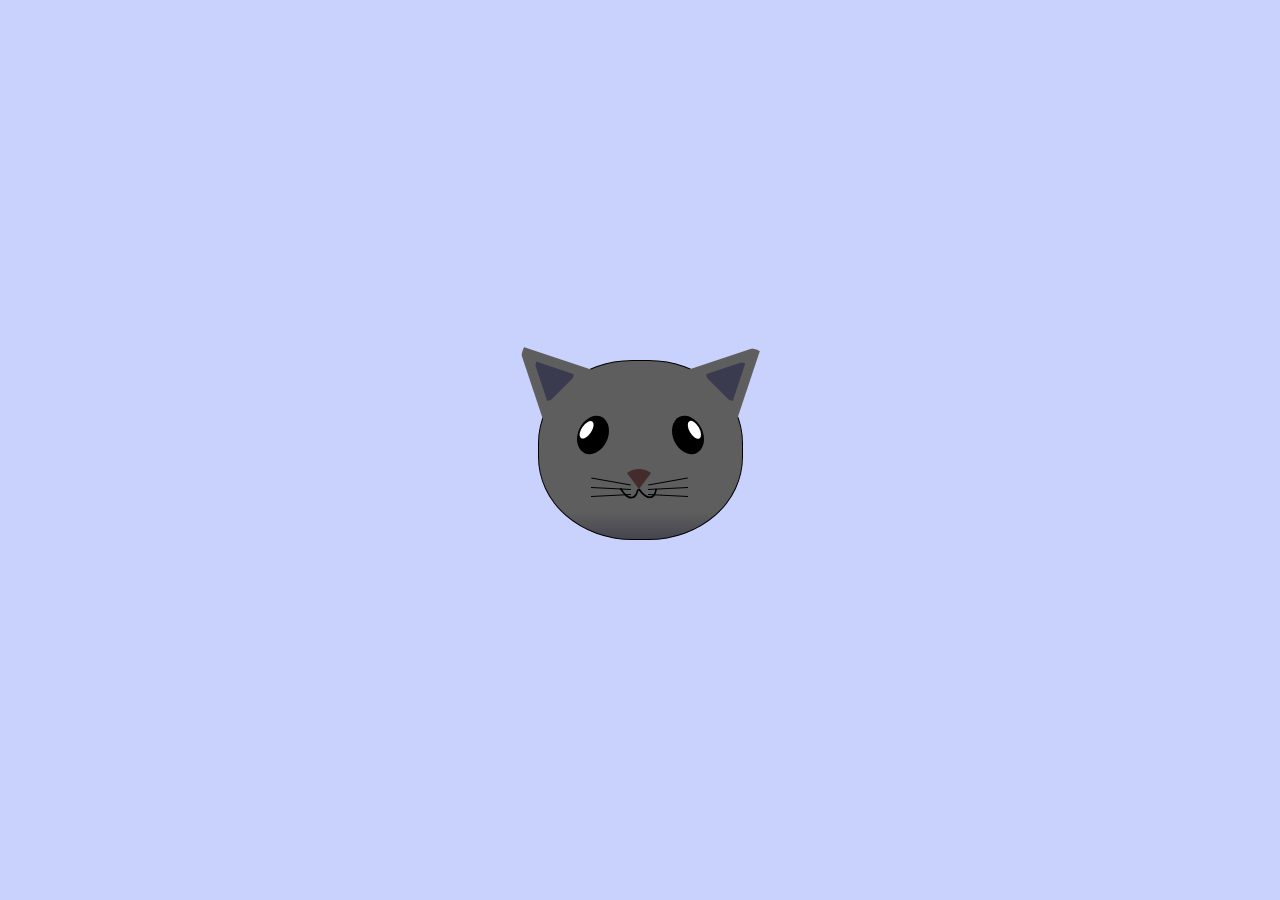
<file: Cat painting/index.html>
<!DOCTYPE html>
<html lang="en">
<head>
    <meta charset="UTF-8">
    <title>fCC Cat Painting</title>
    <link rel="stylesheet" href="./styles.css">
</head>
<body>
    <main>
      <div class="cat-head">
        <div class="cat-ears">
          <div class="cat-left-ear">
            <div class="cat-left-inner-ear"></div>
          </div>
          <div class="cat-right-ear">
            <div class="cat-right-inner-ear"></div>
          </div>
        </div>

        <div class="cat-eyes">
          <div class="cat-left-eye">
            <div class="cat-left-inner-eye"></div>
          </div>
          <div class="cat-right-eye">
            <div class="cat-right-inner-eye"></div>
          </div>
        </div>
        
        <div class="cat-nose"></div>

        <div class="cat-mouth">
          <div class="cat-mouth-line-left"></div>
          <div class="cat-mouth-line-right"></div>
        </div>

        <div class="cat-whiskers">
          <div class="cat-whiskers-left">
            <div class="cat-whisker-left-top"></div>
            <div class="cat-whisker-left-middle"></div>
            <div class="cat-whisker-left-bottom"></div>
          </div>
          <div class="cat-whiskers-right">
            <div class="cat-whisker-right-top"></div>
            <div class="cat-whisker-right-middle"></div>
            <div class="cat-whisker-right-bottom"></div>
          </div>
        </div>

      </div>
    </main>
</body>
</html>
</file>
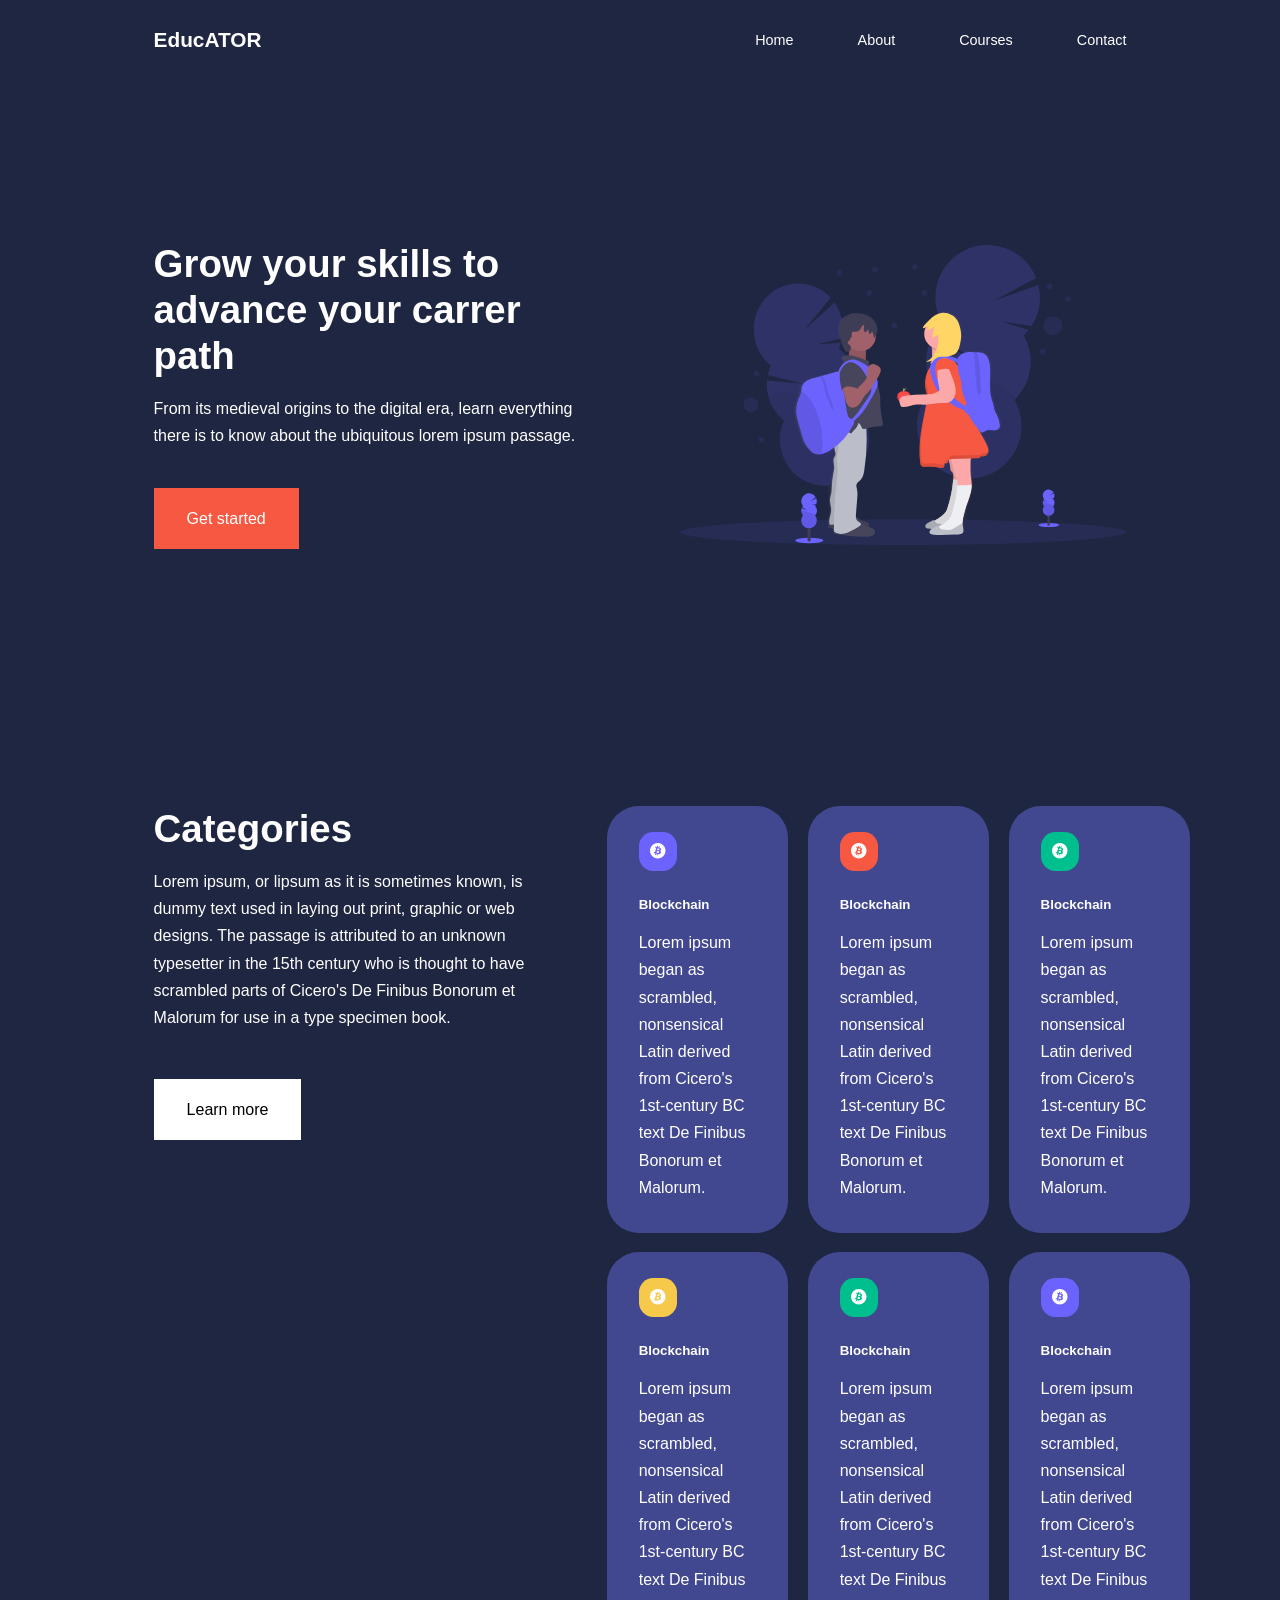
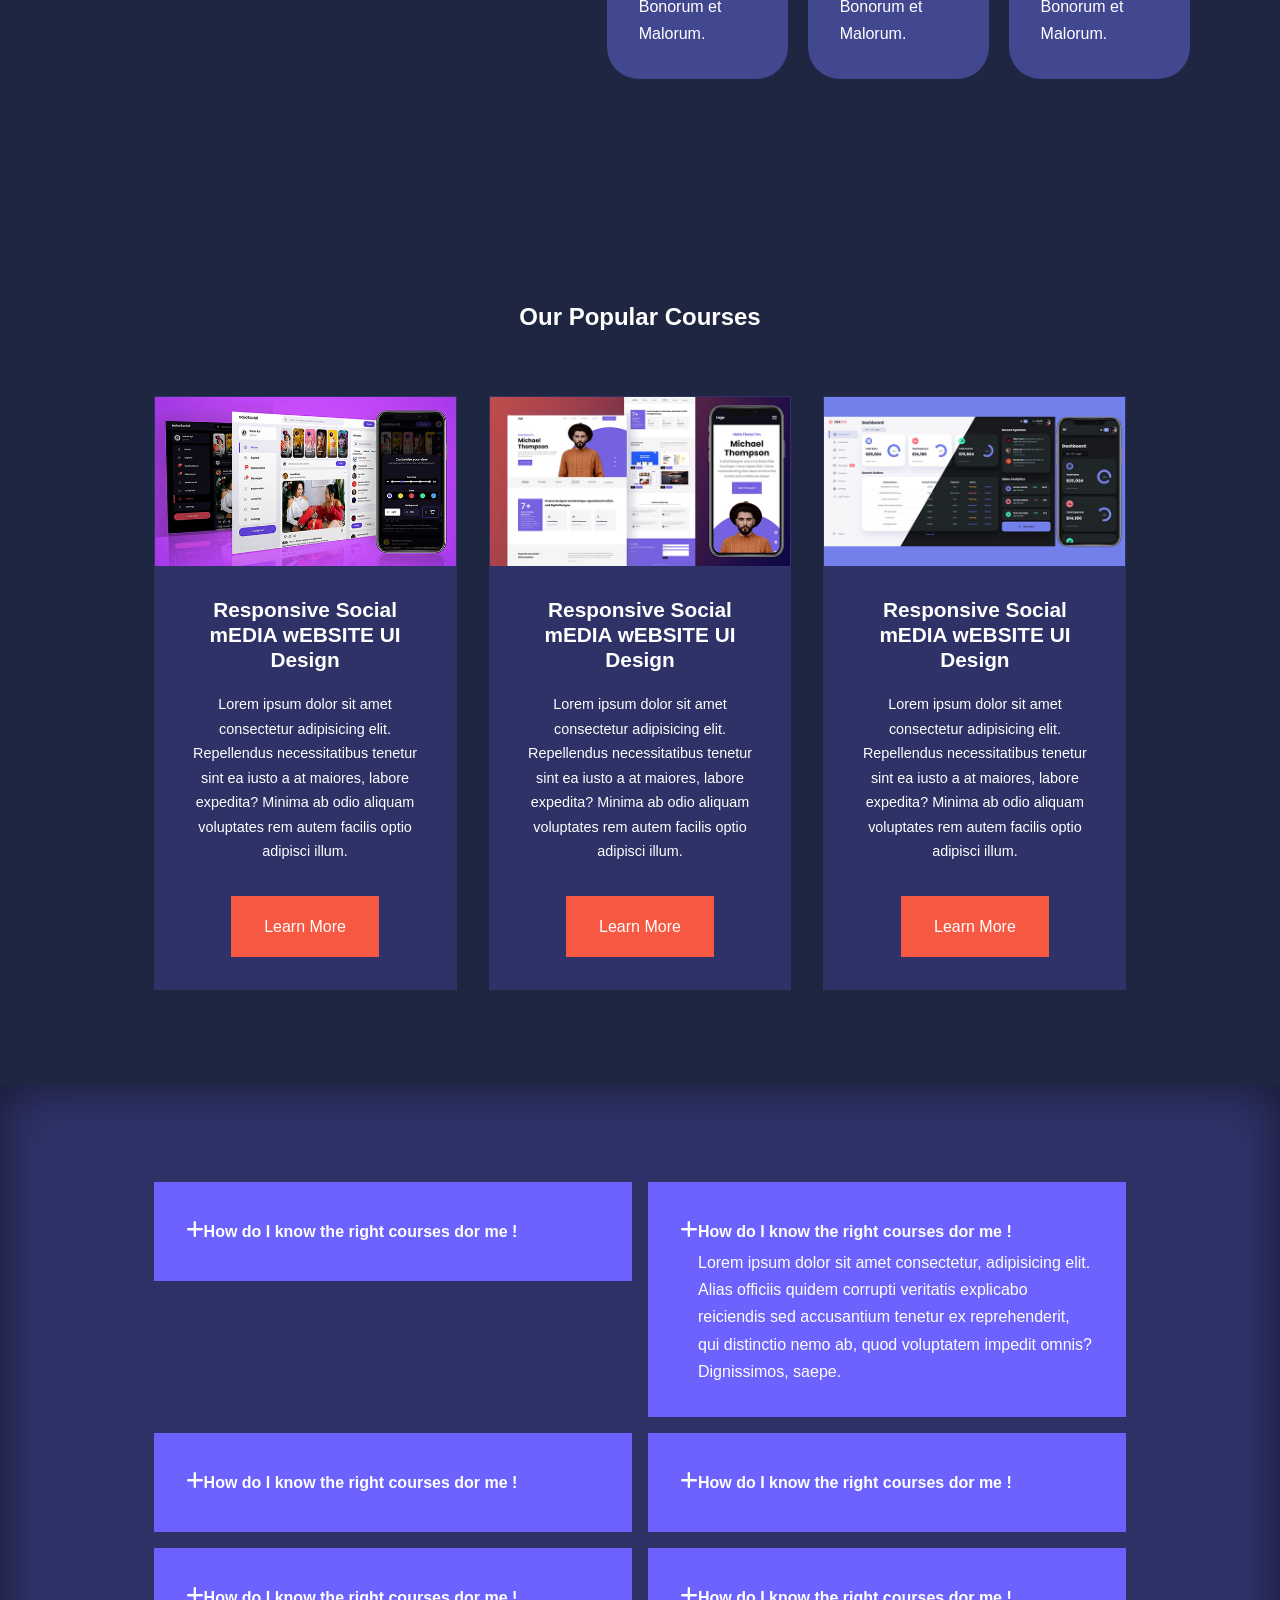
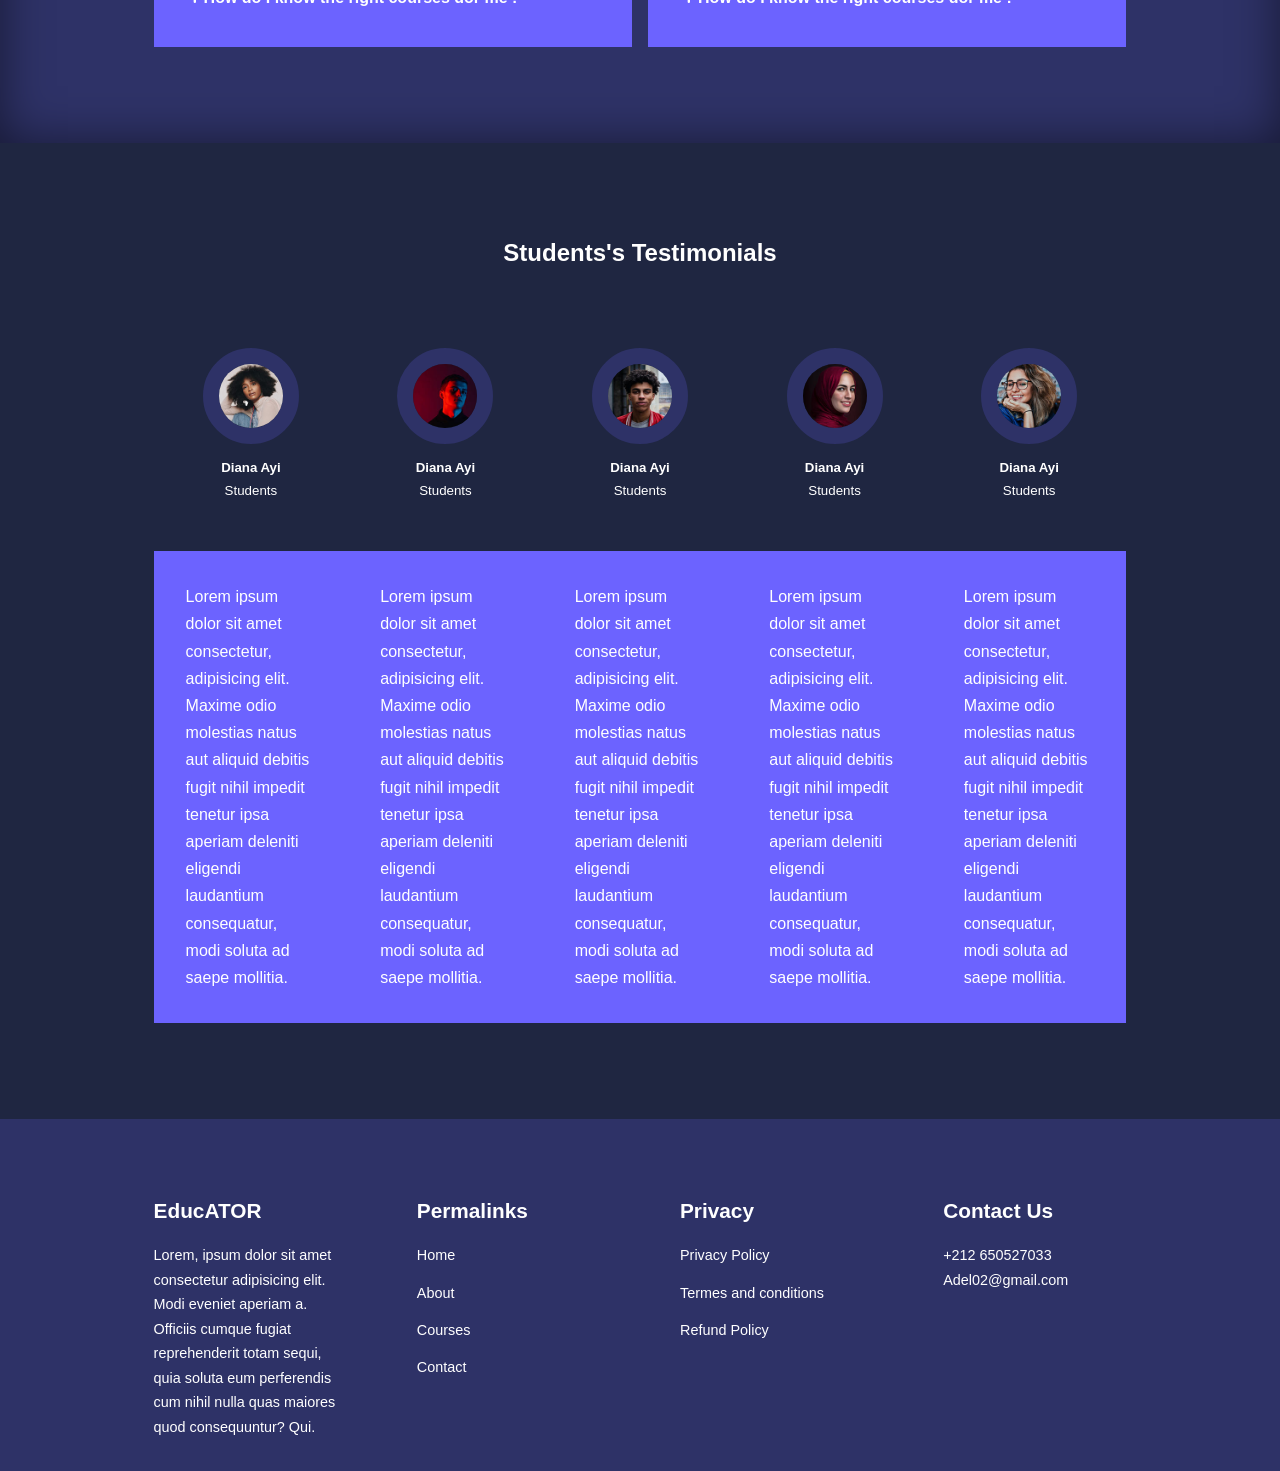
<file: Education Multipages website/index.html>
<!DOCTYPE html>
<html lang="en">
<head>
    <meta charset="UTF-8">
    <meta name="viewport" content="width=device-width, initial-scale=1.0">
    <title>Responsive Multipage Education Website Using Html css and javascript</title>
<link rel="stylesheet" href="css/Style.css">
<link rel="stylesheet" href="https://cdnjs.cloudflare.com/ajax/libs/font-awesome/6.4.2/css/all.min.css">
<link
  rel="stylesheet"
  href="https://cdn.jsdelivr.net/npm/swiper@10/swiper-bundle.min.css"
/>
<body>
   <nav>
    <div class="container nav__container">
        <a href="index.html"><h4>EducATOR</h4></a>
        <ul class="nav__menu">
            <li><a href="index.html">Home</a></li>
            <li><a href="about.html">About</a></li>
            <li><a href="courses.html">Courses</a></li>
            <li><a href="contact.html">Contact</a></li>
        </ul>
        <button id="open-menu-btn" onclick="bar()"><i class="fa-solid fa-bars"></i></button>
        <button id="close-menu-btn"><i class="fa-solid fa-x"></i></button>
    </div>
   </nav> 

   <header>
    <div class="container header__container">
        <div class="header__left">
            <h1>Grow your skills to advance your carrer path</h1>
            <p>
                From its medieval origins to the digital era, 
                learn everything there is to know about the ubiquitous lorem ipsum passage.
            </p>
            <a href="courses.html" class="btn btn-primary">Get started</a>
        </div>
        <div class="header__right">
            <div class="header__right-image">
                <img src="images/header.svg" alt="">
            </div>
        </div>
    </div>
   </header>
   <section class="categorie">
    <div class="container categories__container">
     <div class="categories__left">
        <h1>Categories</h1>
        <p>
            Lorem ipsum, or lipsum as it is sometimes known, is dummy text used in laying out print, graphic or web designs.
             The passage is attributed to an unknown typesetter in the 15th century who is thought to have scrambled parts of Cicero's De Finibus Bonorum et Malorum for use in a type specimen book.
        </p>
        <a href="" class="btn">Learn more</a>
     </div>
     <div class="categories__right">
        <article class="category">
            <span class="category__icon"><i class="fa-brands fa-bitcoin"></i></span>
            <h5>Blockchain</h5>
            <p>Lorem ipsum began as scrambled,
             nonsensical Latin derived from Cicero's 1st-century BC text De Finibus Bonorum et Malorum.</p>
        </article>
        <article class="category">
            <span class="category__icon"><i class="fa-brands fa-bitcoin"></i></span>
            <h5>Blockchain</h5>
            <p>Lorem ipsum began as scrambled,
             nonsensical Latin derived from Cicero's 1st-century BC text De Finibus Bonorum et Malorum.</p>
        </article>
        <article class="category">
            <span class="category__icon"><i class="fa-brands fa-bitcoin"></i></span>
            <h5>Blockchain</h5>
            <p>Lorem ipsum began as scrambled,
             nonsensical Latin derived from Cicero's 1st-century BC text De Finibus Bonorum et Malorum.</p>
        </article>
        <article class="category">
            <span class="category__icon"><i class="fa-brands fa-bitcoin"></i></span>
            <h5>Blockchain</h5>
            <p>Lorem ipsum began as scrambled,
             nonsensical Latin derived from Cicero's 1st-century BC text De Finibus Bonorum et Malorum.</p>
        </article>
        <article class="category">
            <span class="category__icon"><i class="fa-brands fa-bitcoin"></i></span>
            <h5>Blockchain</h5>
            <p>Lorem ipsum began as scrambled,
             nonsensical Latin derived from Cicero's 1st-century BC text De Finibus Bonorum et Malorum.</p>
        </article>
        <article class="category">
            <span class="category__icon"><i class="fa-brands fa-bitcoin"></i></span>
            <h5>Blockchain</h5>
            <p>Lorem ipsum began as scrambled,
             nonsensical Latin derived from Cicero's 1st-century BC text De Finibus Bonorum et Malorum.</p>
        </article>
     </div>
    </div>
   </section>
   <section class="courses">
    <h2>Our Popular Courses</h2>
    <div class="container courses__container">
    <article class="course">
    <div class="course__image">
        <img src="images/course1.jpg" alt="">
    </div>
 <div class="course__info">
    <h4>Responsive Social mEDIA wEBSITE UI Design</h4>
    <p>
        Lorem ipsum dolor sit amet consectetur adipisicing elit. Repellendus necessitatibus tenetur sint ea iusto a at maiores, labore expedita? Minima ab odio aliquam voluptates rem autem facilis optio adipisci illum.
    </p>
    <a href="course.html" class="btn btn-primary">Learn More</a>
 </div>
    </article>

    <article class="course">
        <div class="course__image">
            <img src="images/course2.jpg" alt="">
        </div>
        <div class="course__info">
       <div class="courses__info">
        <h4>Responsive Social mEDIA wEBSITE UI Design</h4>
        <p>
            Lorem ipsum dolor sit amet consectetur adipisicing elit. Repellendus necessitatibus tenetur sint ea iusto a at maiores, labore expedita? Minima ab odio aliquam voluptates rem autem facilis optio adipisci illum.
        </p>
        <a href="course.html" class="btn btn-primary">Learn More</a>
       </div>
        </div>
        </article>

        <article class="course">
            <div class="course__image">
                <img src="images/course3.jpg" alt="">
            </div>
<div class="course__info">
    <h4>Responsive Social mEDIA wEBSITE UI Design</h4>
    <p>
        Lorem ipsum dolor sit amet consectetur adipisicing elit. Repellendus necessitatibus tenetur sint ea iusto a at maiores, labore expedita? Minima ab odio aliquam voluptates rem autem facilis optio adipisci illum.
    </p>
    <a href="course.html" class="btn btn-primary">Learn More</a>
</div>
            </article>

    </div>
   </section>
   <section class="faqs">
    <div class="container faqs__container">
    <article class="faq">
        <div class="faq__icon"><i class="fa-solid fa-plus"></i></div>
        <div class="question__answer">
            <h4>How do I know the right courses dor me !</h4>
            <p>Lorem ipsum dolor sit amet consectetur, adipisicing elit. Alias officiis quidem corrupti veritatis explicabo reiciendis sed accusantium tenetur ex reprehenderit, qui distinctio nemo ab, quod voluptatem impedit omnis? Dignissimos, saepe.</p>
            
        </div>
    </article>
    <article class="faq open">
        <div class="faq__icon"><i class="fa-solid fa-plus"></i></div>
        <div class="question__answer">
            <h4>How do I know the right courses dor me !</h4>
            <p>Lorem ipsum dolor sit amet consectetur, adipisicing elit. Alias officiis quidem corrupti veritatis explicabo reiciendis sed accusantium tenetur ex reprehenderit, qui distinctio nemo ab, quod voluptatem impedit omnis? Dignissimos, saepe.</p>
            
        </div>
    </article>
    <article class="faq">
        <div class="faq__icon"><i class="fa-solid fa-plus"></i></div>
        <div class="question__answer">
            <h4>How do I know the right courses dor me !</h4>
            <p>Lorem ipsum dolor sit amet consectetur, adipisicing elit. Alias officiis quidem corrupti veritatis explicabo reiciendis sed accusantium tenetur ex reprehenderit, qui distinctio nemo ab, quod voluptatem impedit omnis? Dignissimos, saepe.</p>
            
        </div>
    </article>
    <article class="faq">
        <div class="faq__icon"><i class="fa-solid fa-plus"></i></div>
        <div class="question__answer">
            <h4>How do I know the right courses dor me !</h4>
            <p>Lorem ipsum dolor sit amet consectetur, adipisicing elit. Alias officiis quidem corrupti veritatis explicabo reiciendis sed accusantium tenetur ex reprehenderit, qui distinctio nemo ab, quod voluptatem impedit omnis? Dignissimos, saepe.</p>
            
        </div>
    </article>
    <article class="faq">
        <div class="faq__icon"><i class="fa-solid fa-plus"></i></div>
        <div class="question__answer">
            <h4>How do I know the right courses dor me !</h4>
            <p>Lorem ipsum dolor sit amet consectetur, adipisicing elit. Alias officiis quidem corrupti veritatis explicabo reiciendis sed accusantium tenetur ex reprehenderit, qui distinctio nemo ab, quod voluptatem impedit omnis? Dignissimos, saepe.</p>
            
        </div>
    </article>
    <article class="faq">
        <div class="faq__icon"><i class="fa-solid fa-plus"></i></div>
        <div class="question__answer">
            <h4>How do I know the right courses dor me !</h4>
            <p>Lorem ipsum dolor sit amet consectetur, adipisicing elit. Alias officiis quidem corrupti veritatis explicabo reiciendis sed accusantium tenetur ex reprehenderit, qui distinctio nemo ab, quod voluptatem impedit omnis? Dignissimos, saepe.</p>
            
        </div>
    </article>
    </div>
    </section>
    <section class="container testimonials__Container mySwiper">
    <h2>Students's Testimonials</h2>
   
   <div class="swiper-wrapper">
    <article class="Testimonial swiper-silde">
        <div class="avatar">
            <img src="images/avatar1.jpg" alt="">
            </div>
            <div class="testimonial__info">
            <h5>Diana Ayi</h5>
            <small>Students</small>
            </div>
            <div class="testimonial__body">Lorem ipsum dolor sit amet consectetur, adipisicing elit. Maxime odio molestias natus aut aliquid debitis fugit nihil impedit tenetur ipsa aperiam deleniti eligendi laudantium consequatur, modi soluta ad saepe mollitia.</div>
       </article>
  
  
    <article class="Testimonial swiper-silde">
        <div class="avatar">
            <img src="images/avatar2.jpg" alt="">
            </div>
            <div class="testimonial__info">
            <h5>Diana Ayi</h5>
            <small>Students</small>
            </div>
            <div class="testimonial__body">Lorem ipsum dolor sit amet consectetur, adipisicing elit. Maxime odio molestias natus aut aliquid debitis fugit nihil impedit tenetur ipsa aperiam deleniti eligendi laudantium consequatur, modi soluta ad saepe mollitia.</div>
       </article>


    <article class="Testimonial swiper-silde">
        <div class="avatar">
            <img src="images/avatar3.jpg" alt="">
            </div>
            <div class="testimonial__info">
            <h5>Diana Ayi</h5>
            <small>Students</small>
            </div>
            <div class="testimonial__body">Lorem ipsum dolor sit amet consectetur, adipisicing elit. Maxime odio molestias natus aut aliquid debitis fugit nihil impedit tenetur ipsa aperiam deleniti eligendi laudantium consequatur, modi soluta ad saepe mollitia.</div>
       </article>
       <article class="Testimonial swiper-silde">
        <div class="avatar">
            <img src="images/avatar4.jpg" alt="">
            </div>
            <div class="testimonial__info">
            <h5>Diana Ayi</h5>
            <small>Students</small>
            </div>
            <div class="testimonial__body">Lorem ipsum dolor sit amet consectetur, adipisicing elit. Maxime odio molestias natus aut aliquid debitis fugit nihil impedit tenetur ipsa aperiam deleniti eligendi laudantium consequatur, modi soluta ad saepe mollitia.</div>
       </article>
       <article class="Testimonial swiper-silde">
        <div class="avatar">
            <img src="images/avatar5.jpg" alt="">
            </div>
            <div class="testimonial__info">
            <h5>Diana Ayi</h5>
            <small>Students</small>
            </div>
            <div class="testimonial__body">Lorem ipsum dolor sit amet consectetur, adipisicing elit. Maxime odio molestias natus aut aliquid debitis fugit nihil impedit tenetur ipsa aperiam deleniti eligendi laudantium consequatur, modi soluta ad saepe mollitia.</div>
       </article>
       <div class="swiper-pagination"></div>
       
    </div>
   

    
</section>
<footer class="footer">
    <div class="container footer__container">
        <div class="footer__1">
            <a href="index.html" class="footer__logo"><h4>EducATOR</h4></a>
            <p>Lorem, ipsum dolor sit amet consectetur adipisicing elit. Modi eveniet aperiam a. Officiis cumque fugiat reprehenderit totam sequi, quia soluta eum perferendis cum nihil nulla quas maiores quod consequuntur? Qui.</p>
        </div>
        <div class="footer__2">
            <h4>Permalinks</h4>
            <ul class="Permalinks">
                <li><a href="index.html">Home</a></li>
                <li><a href="about.html">About</a></li>
                <li><a href="Courses.html">Courses</a></li>
                <li><a href="contact.html">Contact</a></li>
            </ul>
        </div>
        <div class="footer__3">
            <h4>Privacy</h4>
            <ul class="privacy">
                <li><a href="#">Privacy Policy</a></li>
                <li><a href="#">Termes and conditions</a></li>
                <li><a href="#">Refund Policy</a></li>
            </ul>
        </div>
        <div class="footer__4">
            <h4>Contact Us</h4>
            <div>
                <p>+212 650527033</p>
                <p>Adel02@gmail.com</p>
            </div>
        </div>
    </div>
</footer>

   










   
   <script src="https://cdn.jsdelivr.net/npm/swiper@10/swiper-bundle.min.js"></script>

   <!-- Initialize Swiper -->
   <script>
     var swiper = new Swiper(".mySwiper", {
       slidesPerView: 1,
       spaceBetween: 30,
       pagination: {
         el: ".swiper-pagination",
         clickable: true,
       },
       breakpoints : {
        600:{
            slidesPerView: 2,
        }
       }
     });
   </script>
</body>
<script src="main.js"></script>
</html>
</file>
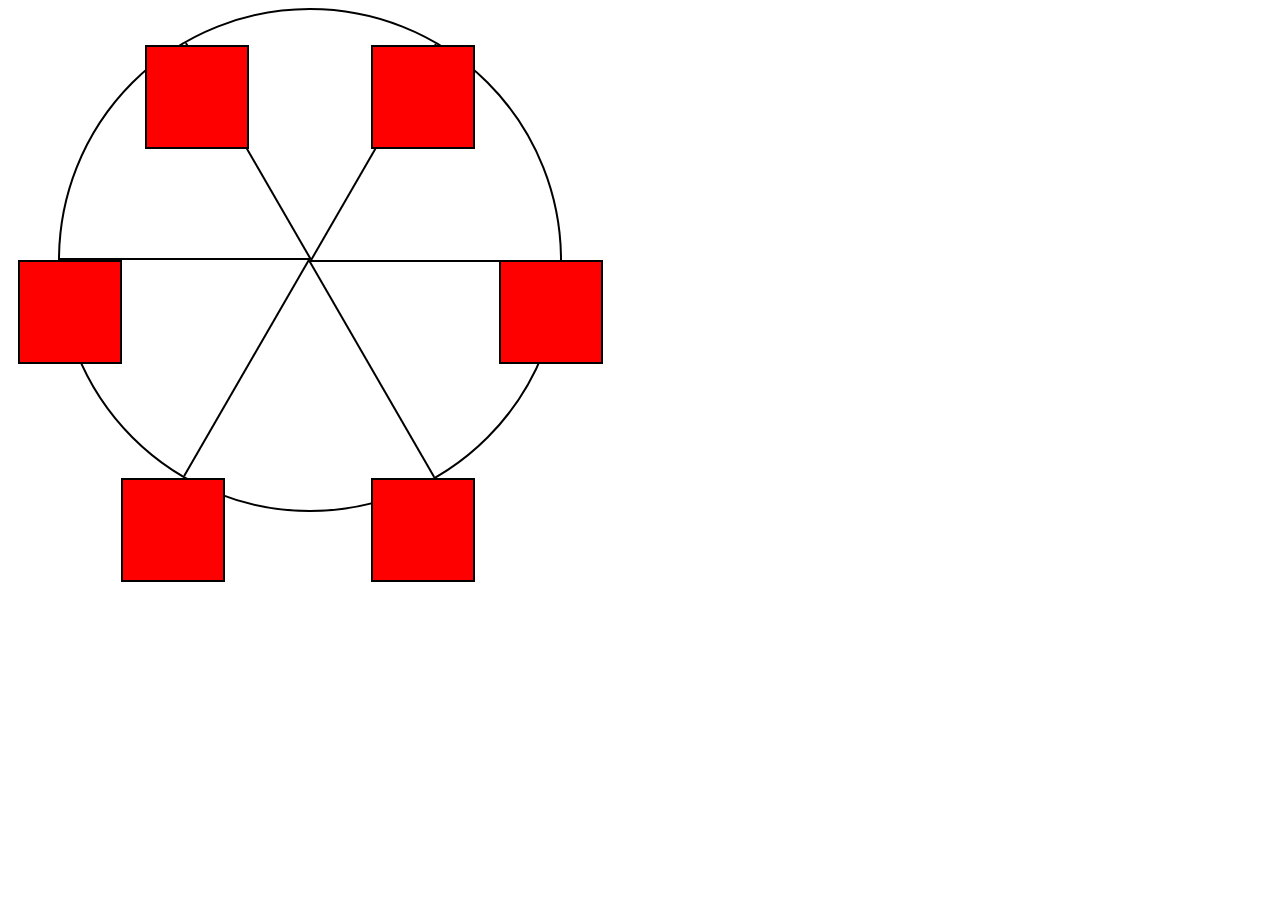
<file: Ferris wheel using css Animation/index.html>
<!DOCTYPE html>
<html lang="en">
  <head>
    <meta charset="UTF-8">
    <title>Ferris Wheel</title>
    <link rel="stylesheet" href="./styles.css">
  </head>
  <body>
    <div class="wheel">
      <span class="line"></span>
      <span class="line"></span>
      <span class="line"></span>
      <span class="line"></span>
      <span class="line"></span>
      <span class="line"></span>

      <div class="cabin"></div>
      <div class="cabin"></div>
      <div class="cabin"></div>
      <div class="cabin"></div>
      <div class="cabin"></div>
      <div class="cabin"></div>
    </div>
  </body>
</html>
</file>
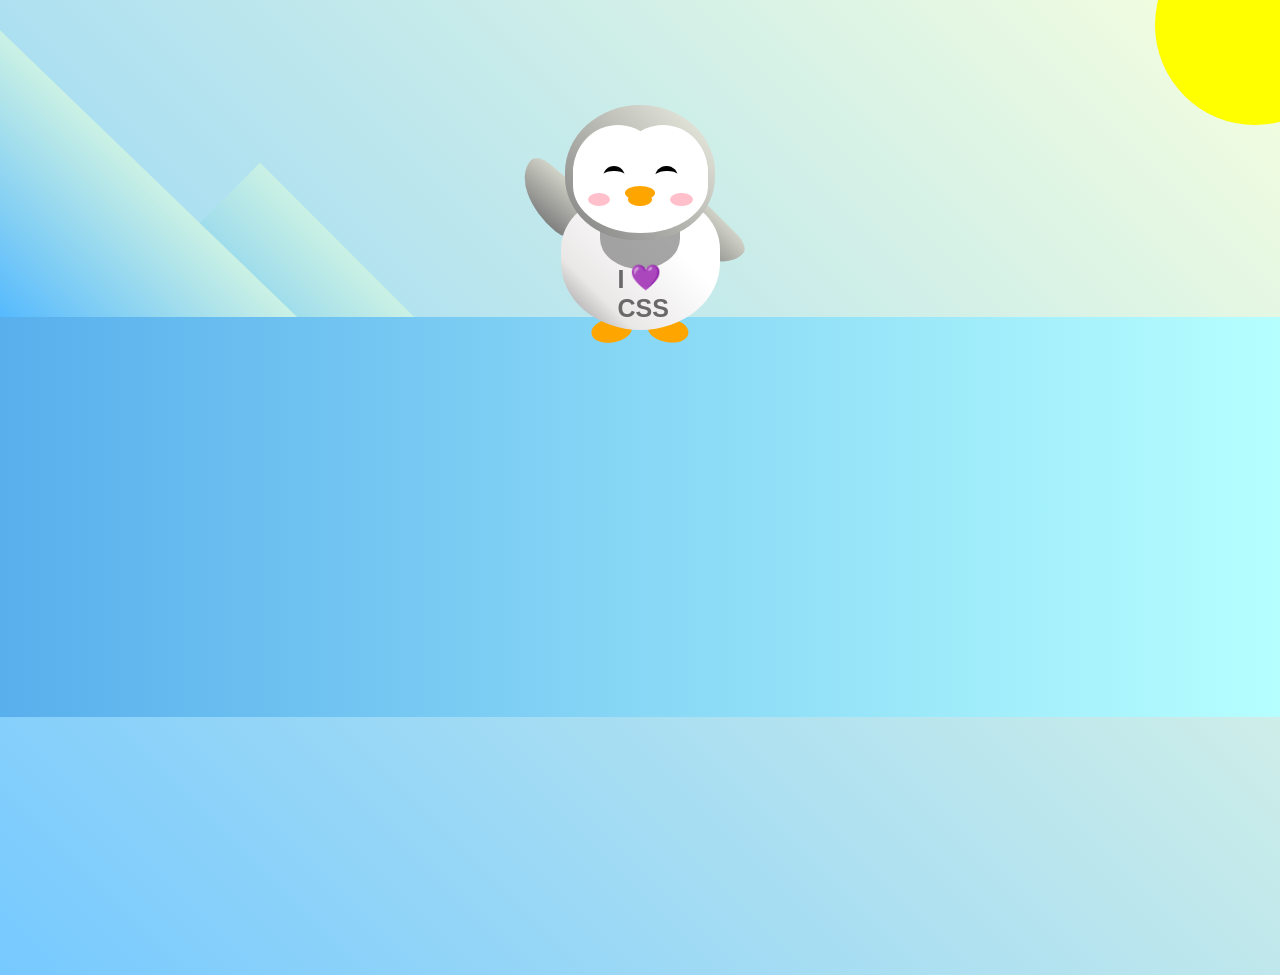
<file: penguin Animation/index.html>
<!DOCTYPE html>
<html lang="en">
  <head>
    <meta charset="UTF-8" />
    <link rel="stylesheet" href="./styles.css" />
    <title>Penguin</title>
    <meta name="viewport" content="width=device-width, initial-scale=1.0" />
  </head>

  <body>
    <div class="left-mountain"></div>
    <div class="back-mountain"></div>
    <div class="sun"></div>
    <div class="penguin">
      <div class="penguin-head">
        <div class="face left"></div>
        <div class="face right"></div>
        <div class="chin"></div>
        <div class="eye left">
          <div class="eye-lid"></div>
        </div>
        <div class="eye right">
          <div class="eye-lid"></div>
        </div>
        <div class="blush left"></div>
        <div class="blush right"></div>
        <div class="beak top"></div>
        <div class="beak bottom"></div>
      </div>
      <div class="shirt">
        <div>💜</div>
        <p>I CSS</p>
      </div> 
      <div class="penguin-body">
        <div class="arm left"></div>
        <div class="arm right"></div>
        <div class="foot left"></div>
        <div class="foot right"></div>
      </div>
    </div>

    <div class="ground"></div>
  </body>
</html>
</file>
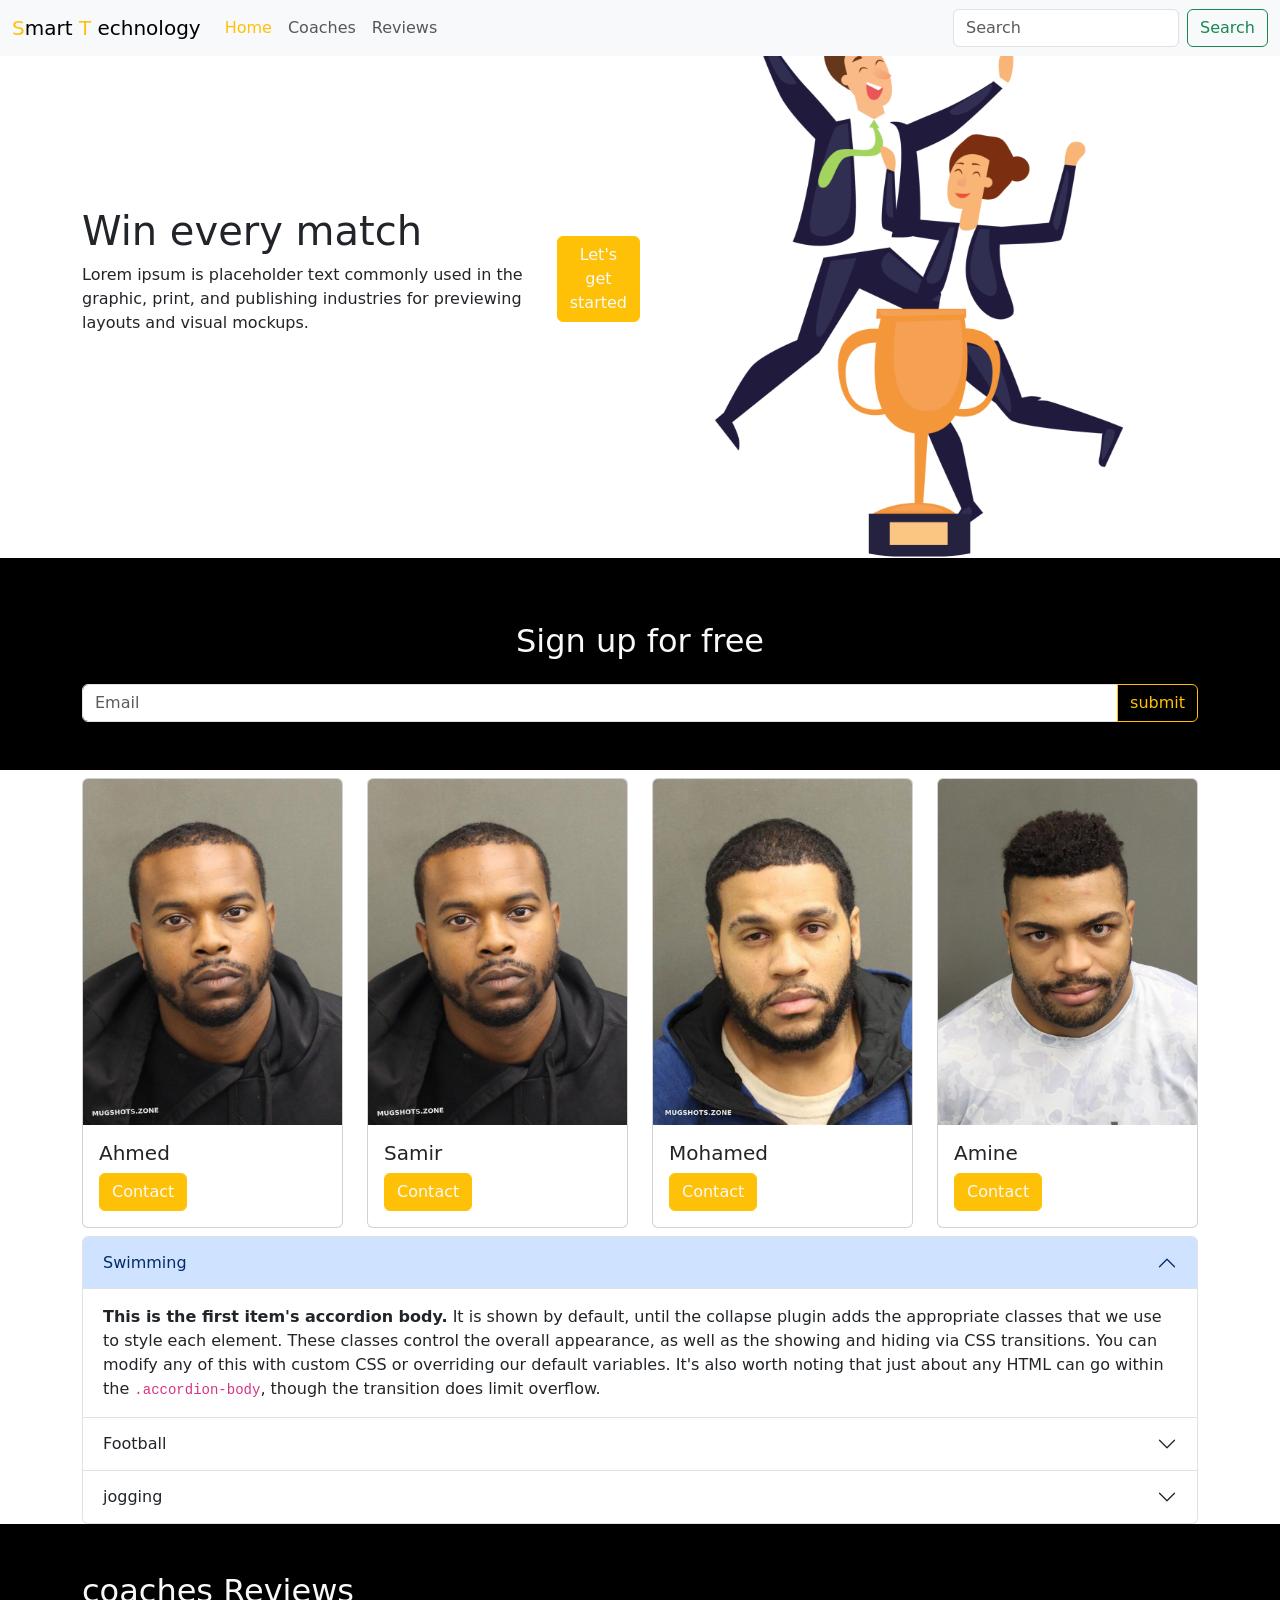
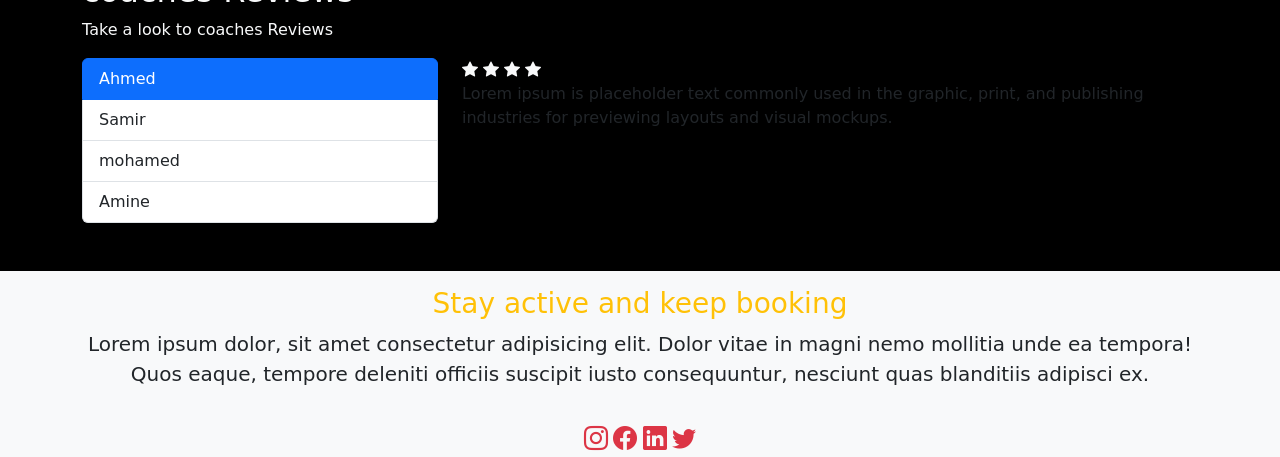
<file: boutstrap winners/winners.html>
<!DOCTYPE html>
<html lang="en">
<head>
    <meta charset="UTF-8">
    <meta name="viewport" content="width=device-width, initial-scale=1.0">
    <title>winners club</title>
    <link href="https://cdn.jsdelivr.net/npm/bootstrap@5.3.1/dist/css/bootstrap.min.css" rel="stylesheet" integrity="sha384-4bw+/aepP/YC94hEpVNVgiZdgIC5+VKNBQNGCHeKRQN+PtmoHDEXuppvnDJzQIu9" crossorigin="anonymous">
    <script src="https://cdn.jsdelivr.net/npm/bootstrap@5.3.1/dist/js/bootstrap.bundle.min.js" integrity="sha384-HwwvtgBNo3bZJJLYd8oVXjrBZt8cqVSpeBNS5n7C8IVInixGAoxmnlMuBnhbgrkm" crossorigin="anonymous"></script>
    <link rel="icon" href="images/OIP (4).jpeg">
    <link rel="stylesheet" href="https://cdn.jsdelivr.net/npm/bootstrap-icons@1.10.5/font/bootstrap-icons.css">

</head>
<body>
    <nav class="navbar navbar-expand-lg bg-body-tertiary fixed-top">
        <div class="container-fluid">
          <a class="navbar-brand" href="#"><span class="text-warning">S</span>mart <span class="text-warning">T</span> echnology</a>
          <button class="navbar-toggler" type="button" data-bs-toggle="collapse" data-bs-target="#navbarSupportedContent" aria-controls="navbarSupportedContent" aria-expanded="false" aria-label="Toggle navigation">
            <span class="navbar-toggler-icon"></span>
          </button>
          <div class="collapse navbar-collapse" id="navbarSupportedContent">
            <ul class="navbar-nav me-auto mb-2 mb-lg-0">
              <li class="nav-item">
                <a class="nav-link active text-warning" aria-current="page" href="#">Home</a>
              </li>
              <li class="nav-item">
                <a class="nav-link" href="#">Coaches</a>
              </li>
              <li class="nav-item">
                <a class="nav-link ">Reviews</a>
              </li>
            </ul>
            <form class="d-flex" role="search">
              <input class="form-control me-2" type="search" placeholder="Search" aria-label="Search">
              <button class="btn btn-outline-success" type="submit">Search</button>
            </form>
          </div>
        </div>
      </nav>
      <section id="home">
        <div class="container">
            <div class="d-flex align-items-center">
                <div>
                    <h1>Win every match</h1>
                    <p>Lorem ipsum is placeholder text commonly used in the graphic,
                         print, and publishing industries for previewing layouts and visual mockups.</p>
                </div>
                <button class="btn btn-warning text-light">Let's get started</button>
                <img src="images/500px-SQ-Website-Assets_thinkpad7-1536x1536.png" class="w-50 rounded-circle d-none d-sm-block" alt="">
            </div>
        </div>
      </section>
      <section class="bg-black py-5">
        <div class="container">
            <div class="d-flex align-items-center flex-column">
                <h2 class="text-light py-3">
                    Sign up for free
                </h2>
                <div class="input-group w-lg-50">
                    <input type="text" class="form-control" placeholder="Email">
                    <button class="btn btn-outline-warning" type="btn">submit</button>
                </div>
            </div>
        </div>
      </section>
      <section id="Coaches">
        <div class="container">
            <div class="row">
                <div class="col-sm-6 col-md-3 d-flex justify-content-center my-2">
                    <div class="card">
                        <img src="images/2qbdrtk2IuzBdWmi6CWR.jpg" class="card-img-top"  alt="">
                        <div class="card-body">
                            <h5>Ahmed</h5>
                            <a href="#" class="btn btn-warning text-light">Contact</a>
                        </div>
                    </div>
                </div>
                <div class="col-sm-6 col-md-3 d-flex justify-content-center my-2">
                    <div class="card">
                        <img src="images/2qbdrtk2IuzBdWmi6CWR.jpg" class="card-img-top"  alt="">
                        <div class="card-body">
                            <h5>Samir</h5>
                            <a href="#" class="btn btn-warning text-light">Contact</a>
                        </div>
                    </div>
                </div>
                <div class="col-sm-6 col-md-3 d-flex justify-content-center my-2">
                    <div class="card">
                        <img src="images/OIP (5).jpeg" class="card-img-top"  alt="">
                        <div class="card-body">
                            <h5>Mohamed</h5>
                            <a href="#" class="btn btn-warning text-light">Contact</a>
                        </div>
                    </div>
                </div>
                <div class="col-sm-6 col-md-3 d-flex justify-content-center my-2">
                    <div class="card">
                        <img src="images/R (1).jpeg" class="card-img-top"  alt="">
                        <div class="card-body">
                            <h5>Amine</h5>
                            <a href="#" class="btn btn-warning text-light">Contact</a>
                        </div>
                    </div>
                </div>
            </div>
        </div>
      </section>
      <section>
        <div class="container">
            <div class="accordian" id="accordianExample">
                <div class="accordian-item">
                    <div class="accordion" id="accordionExample">
                        <div class="accordion-item">
                          <h2 class="accordion-header">
                            <button class="accordion-button" type="button" data-bs-toggle="collapse" data-bs-target="#collapseOne" aria-expanded="true" aria-controls="collapseOne">
                              Swimming
                            </button>
                          </h2>
                          <div id="collapseOne" class="accordion-collapse collapse show" data-bs-parent="#accordionExample">
                            <div class="accordion-body">
                              <strong>This is the first item's accordion body.</strong> It is shown by default, until the collapse plugin adds the appropriate classes that we use to style each element. These classes control the overall appearance, as well as the showing and hiding via CSS transitions. You can modify any of this with custom CSS or overriding our default variables. It's also worth noting that just about any HTML can go within the <code>.accordion-body</code>, though the transition does limit overflow.
                            </div>
                          </div>
                        </div>
                        <div class="accordion-item">
                          <h2 class="accordion-header">
                            <button class="accordion-button collapsed" type="button" data-bs-toggle="collapse" data-bs-target="#collapseTwo" aria-expanded="false" aria-controls="collapseTwo">
                              Football
                            </button>
                          </h2>
                          <div id="collapseTwo" class="accordion-collapse collapse" data-bs-parent="#accordionExample">
                            <div class="accordion-body">
                              <strong>This is the second item's accordion body.</strong> It is hidden by default, until the collapse plugin adds the appropriate classes that we use to style each element. These classes control the overall appearance, as well as the showing and hiding via CSS transitions. You can modify any of this with custom CSS or overriding our default variables. It's also worth noting that just about any HTML can go within the <code>.accordion-body</code>, though the transition does limit overflow.
                            </div>
                          </div>
                        </div>
                        <div class="accordion-item">
                          <h2 class="accordion-header">
                            <button class="accordion-button collapsed" type="button" data-bs-toggle="collapse" data-bs-target="#collapseThree" aria-expanded="false" aria-controls="collapseThree">
                              jogging
                            </button>
                          </h2>
                          <div id="collapseThree" class="accordion-collapse collapse" data-bs-parent="#accordionExample">
                            <div class="accordion-body">
                              <strong>This is the third item's accordion body.</strong> It is hidden by default, until the collapse plugin adds the appropriate classes that we use to style each element. These classes control the overall appearance, as well as the showing and hiding via CSS transitions. You can modify any of this with custom CSS or overriding our default variables. It's also worth noting that just about any HTML can go within the <code>.accordion-body</code>, though the transition does limit overflow.
                            </div>
                          </div>
                        </div>
                      </div>
                </div>
            </div>
        </div>
      </section>
      <section class="bg-black">
        <div class="container">
            <div class="row py-5">
                <div class="">
                    <h2 class="text-light">coaches Reviews</h2>
                    <p class="text-light"> Take a look to coaches Reviews </p>
                </div>
                <div class="col-4">
                  <div class="list-group" id="list-tab" role="tablist">
                    <a class="list-group-item list-group-item-action active" id="list-home-list" data-bs-toggle="list" href="#list-home" role="tab" aria-controls="list-home">Ahmed</a>
                    <a class="list-group-item list-group-item-action" id="list-profile-list" data-bs-toggle="list" href="#list-profile" role="tab" aria-controls="list-profile">Samir</a>
                    <a class="list-group-item list-group-item-action" id="list-messages-list" data-bs-toggle="list" href="#list-messages" role="tab" aria-controls="list-messages">mohamed</a>
                    <a class="list-group-item list-group-item-action" id="list-settings-list" data-bs-toggle="list" href="#list-settings" role="tab" aria-controls="list-settings">Amine</a>
                  </div>
                </div>
                <div class="col-8 pb-5">
                  <div class="tab-content" id="nav-tabContent">
                    <div class="tab-pane fade show active" id="list-home" role="tabpanel" aria-labelledby="list-home-list">
                        <div>
                            <i class="bi bi-star-fill text-light"></i>
                            <i class="bi bi-star-fill text-light"></i>
                            <i class="bi bi-star-fill text-light"></i>
                            <i class="bi bi-star-fill text-light"></i>

                        </div>
                        
                        Lorem ipsum is placeholder text commonly used in the graphic, print, and publishing industries for previewing layouts and visual mockups.</div>
                    <div class="tab-pane fade" id="list-profile" role="tabpanel" aria-labelledby="list-profile-list">Lorem ipsum is placeholder text commonly used in the graphic, print, and publishing industries for previewing layouts and visual mockups.</div>
                    <div class="tab-pane fade" id="list-messages" role="tabpanel" aria-labelledby="list-messages-list">Lorem ipsum is placeholder text commonly used in the graphic, print, and publishing industries for previewing layouts and visual mockups.</div>
                    <div class="tab-pane fade" id="list-settings" role="tabpanel" aria-labelledby="list-settings-list">Lorem ipsum is placeholder text commonly used in the graphic, print, and publishing industries for previewing layouts and visual mockups.</div>
                  </div>
                </div>
              </div>
        </div>
      </section>
      <section class="bg-light">
        <div class="container">
            <div class="py-3">
                <h3 class="text-center text-warning">Stay active and keep booking</h3>
                <p class="lead text-center text">Lorem ipsum dolor, sit amet consectetur adipisicing elit. Dolor vitae in magni nemo mollitia unde ea tempora! Quos eaque, tempore deleniti officiis suscipit iusto consequuntur, nesciunt quas blanditiis adipisci ex.</p>
            </div>
            <div class="text-center space-between">
                <i class="bi bi-instagram text-danger fs-4"></i>
            <i class="bi bi-facebook text-danger fs-4"></i>
            <i class="bi bi-linkedin text-danger fs-4"></i>
            <i class="bi bi-twitter text-danger fs-4"></i>
            </div>
        </div>
      </section>
</body>
</html>
</file>
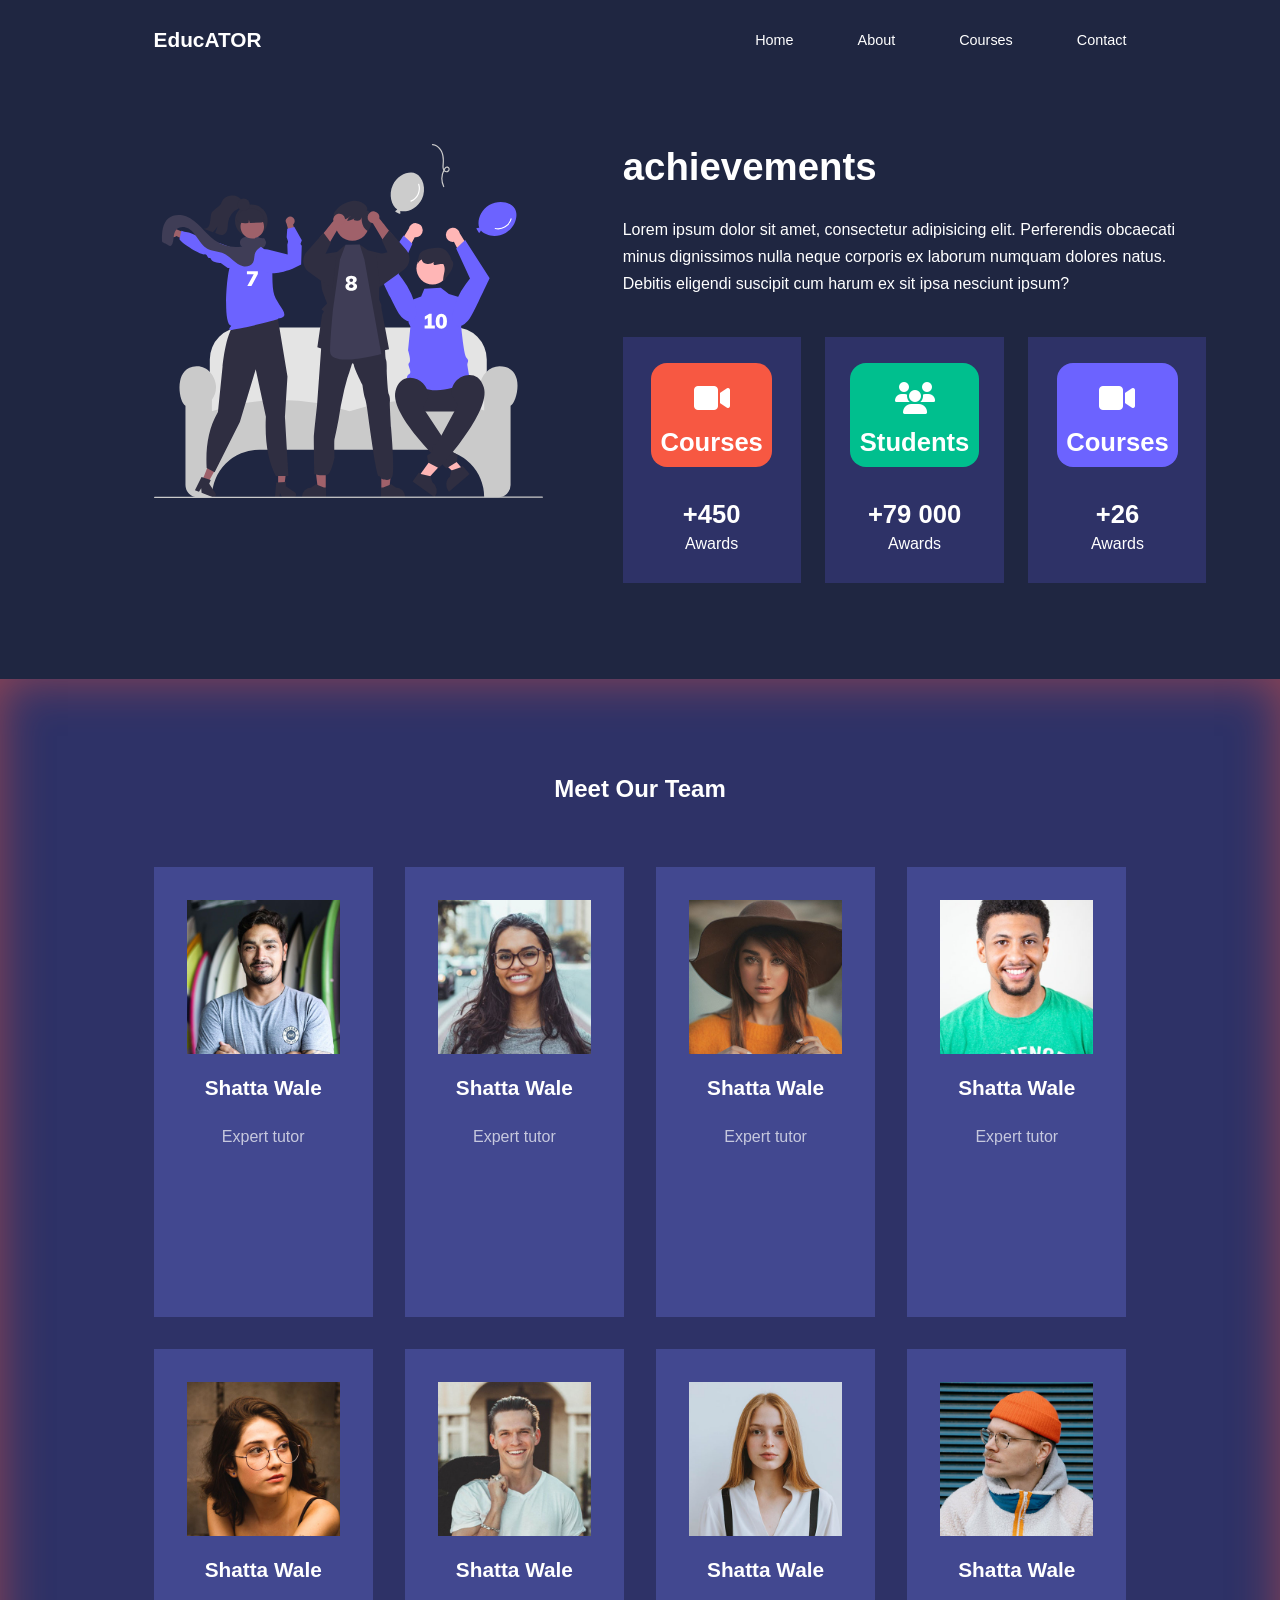
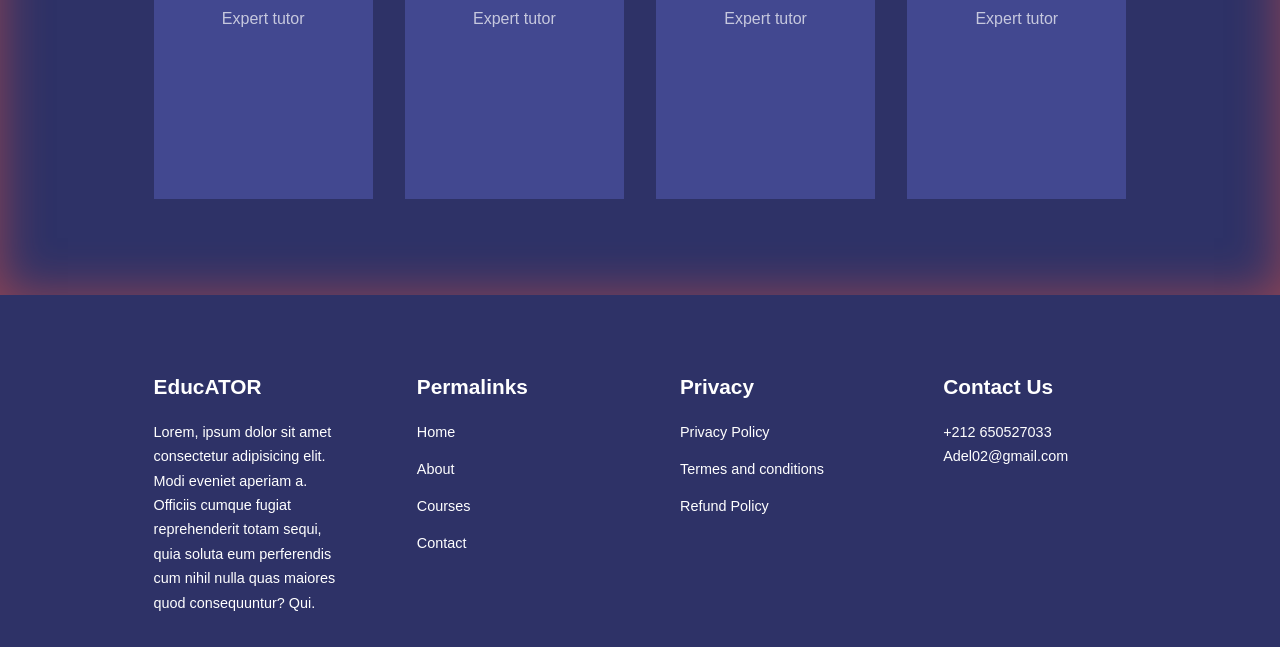
<file: Education Multipages website/about.html>
<!DOCTYPE html>
<html lang="en">
<head>
    <meta charset="UTF-8">
    <meta name="viewport" content="width=device-width, initial-scale=1.0">
    <title>Document</title>
    <link rel="stylesheet" href="css/Style.css">
    <link rel="stylesheet" href="https://cdnjs.cloudflare.com/ajax/libs/font-awesome/6.4.2/css/all.min.css">

    <link rel="stylesheet" href="css/About.css">
</head>
<body>
    <nav>
        <div class="container nav__container">
            <a href="index.html"><h4>EducATOR</h4></a>
            <ul class="nav__menu">
                <li><a href="index.html">Home</a></li>
                <li><a href="about.html">About</a></li>
                <li><a href="courses.html">Courses</a></li>
                <li><a href="contact.html">Contact</a></li>
            </ul>
            <button id="open-menu-btn" onclick="bar()"><i class="fa-solid fa-bars"></i></button>
            <button id="close-menu-btn"><i class="fa-solid fa-x"></i></button>
        </div>
       </nav> 
<section class="about__achievements">
<div class="container about__achievements-container">
<div class="about__achievements-left">
    <img src="images/about achievements.svg" alt="">
</div>
<div class="about__achievements-right">
    <h1>achievements</h1>
    <p>Lorem ipsum dolor sit amet, consectetur adipisicing elit. Perferendis obcaecati minus dignissimos nulla neque corporis ex laborum numquam dolores natus.
     Debitis eligendi suscipit cum harum ex sit ipsa nesciunt ipsum?</p>

     <div class="achievements__cards">
        <article class="achievement__card">
            <span class="achievement__icon">
                <i class="fa-solid fa-video"></i>
                <h3>Courses</h3>
            </span>
            <h3>+450</h3>
            <p>Awards</p>
        </article>

        <article class="achievement__card">
            <span class="achievement__icon">
                <i class="fa-solid fa-users"></i>
                <h3>Students</h3>
            </span>
            <h3>+79 000</h3>
            <p>Awards</p>
        </article>

        <article class="achievement__card">
            <span class="achievement__icon">
                <i class="fa-solid fa-video"></i>
                <h3>Courses</h3>
            </span>
            <h3>+26</h3>
            <p>Awards</p>
        </article> 
     </div>
</div>

</div>



</section>

<section class="team">
    <h2>Meet Our Team</h2>
    <div class="container team__container">
        <article class="team__member">
            <div class="team__member-image">
                <img src="images/tm1.jpg" alt="">
            </div>
            <div class="team__member-info">
                <h4>Shatta Wale</h4>
                <p>Expert tutor</p>
            </div>
            <div class="team__member-socials">
                <a href="https://instagram.com"><i class="fa-brands fa-facebook"></i></a>
                <a href="https://twitter.com"><i class="fa-brands fa-twitter"></i></a>
                <a href="https://facebook.com"><i class="fa-brands fa-linkedin"></i></a>
            </div>
        </article>
        <article class="team__member">
            <div class="team__member-image">
                <img src="images/tm2.jpg" alt="">
            </div>
            <div class="team__member-info">
                <h4>Shatta Wale</h4>
                <p>Expert tutor</p>
            </div>
            <div class="team__member-socials">
                <a href="https://instagram.com"><i class="fa-brands fa-facebook"></i></a>
                <a href="https://twitter.com"><i class="fa-brands fa-twitter"></i></a>
                <a href="https://facebook.com"><i class="fa-brands fa-linkedin"></i></a>
            </div>
        </article>
        <article class="team__member">
            <div class="team__member-image">
                <img src="images/tm3.jpg" alt="">
            </div>
            <div class="team__member-info">
                <h4>Shatta Wale</h4>
                <p>Expert tutor</p>
            </div>
            <div class="team__member-socials">
                <a href="https://instagram.com"><i class="fa-brands fa-facebook"></i></a>
                <a href="https://twitter.com"><i class="fa-brands fa-twitter"></i></a>
                <a href="https://facebook.com"><i class="fa-brands fa-linkedin"></i></a>
            </div>
        </article>
        <article class="team__member">
            <div class="team__member-image">
                <img src="images/tm4.jpg" alt="">
            </div>
            <div class="team__member-info">
                <h4>Shatta Wale</h4>
                <p>Expert tutor</p>
            </div>
            <div class="team__member-socials">
                <a href="https://instagram.com"><i class="fa-brands fa-facebook"></i></a>
                <a href="https://twitter.com"><i class="fa-brands fa-twitter"></i></a>
                <a href="https://facebook.com"><i class="fa-brands fa-linkedin"></i></a>
            </div>
        </article>
        <article class="team__member">
            <div class="team__member-image">
                <img src="images/tm5.jpg" alt="">
            </div>
            <div class="team__member-info">
                <h4>Shatta Wale</h4>
                <p>Expert tutor</p>
            </div>
            <div class="team__member-socials">
                <a href="https://instagram.com"><i class="fa-brands fa-facebook"></i></a>
                <a href="https://twitter.com"><i class="fa-brands fa-twitter"></i></a>
                <a href="https://facebook.com"><i class="fa-brands fa-linkedin"></i></a>
            </div>
        </article>
        <article class="team__member">
            <div class="team__member-image">
                <img src="images/tm6.jpg" alt="">
            </div>
            <div class="team__member-info">
                <h4>Shatta Wale</h4>
                <p>Expert tutor</p>
            </div>
            <div class="team__member-socials">
                <a href="https://instagram.com"><i class="fa-brands fa-facebook"></i></a>
                <a href="https://twitter.com"><i class="fa-brands fa-twitter"></i></a>
                <a href="https://facebook.com"><i class="fa-brands fa-linkedin"></i></a>
            </div>
        </article>
        <article class="team__member">
            <div class="team__member-image">
                <img src="images/tm7.jpg" alt="">
            </div>
            <div class="team__member-info">
                <h4>Shatta Wale</h4>
                <p>Expert tutor</p>
            </div>
            <div class="team__member-socials">
                <a href="https://instagram.com"><i class="fa-brands fa-facebook"></i></a>
                <a href="https://twitter.com"><i class="fa-brands fa-twitter"></i></a>
                <a href="https://facebook.com"><i class="fa-brands fa-linkedin"></i></a>
            </div>
        </article>
        <article class="team__member">
            <div class="team__member-image">
                <img src="images/tm8.jpg" alt="">
            </div>
            <div class="team__member-info">
                <h4>Shatta Wale</h4>
                <p>Expert tutor</p>
            </div>
            <div class="team__member-socials">
                <a href="https://instagram.com"><i class="fa-brands fa-facebook"></i></a>
                <a href="https://twitter.com"><i class="fa-brands fa-twitter"></i></a>
                <a href="https://facebook.com"><i class="fa-brands fa-linkedin"></i></a>
            </div>
        </article>
    </div>
</section>




<footer class="footer">
    <div class="container footer__container">
        <div class="footer__1">
            <a href="index.html" class="footer__logo"><h4>EducATOR</h4></a>
            <p>Lorem, ipsum dolor sit amet consectetur adipisicing elit. Modi eveniet aperiam a. Officiis cumque fugiat reprehenderit totam sequi, quia soluta eum perferendis cum nihil nulla quas maiores quod consequuntur? Qui.</p>
        </div>
        <div class="footer__2">
            <h4>Permalinks</h4>
            <ul class="Permalinks">
                <li><a href="index.html">Home</a></li>
                <li><a href="about.html">About</a></li>
                <li><a href="Courses.html">Courses</a></li>
                <li><a href="contact.html">Contact</a></li>
            </ul>
        </div>
        <div class="footer__3">
            <h4>Privacy</h4>
            <ul class="privacy">
                <li><a href="#">Privacy Policy</a></li>
                <li><a href="#">Termes and conditions</a></li>
                <li><a href="#">Refund Policy</a></li>
            </ul>
        </div>
        <div class="footer__4">
            <h4>Contact Us</h4>
            <div>
                <p>+212 650527033</p>
                <p>Adel02@gmail.com</p>
            </div>
        </div>
    </div>
</footer>




       <script src="main.js"></script>
</body>
</html>
</file>
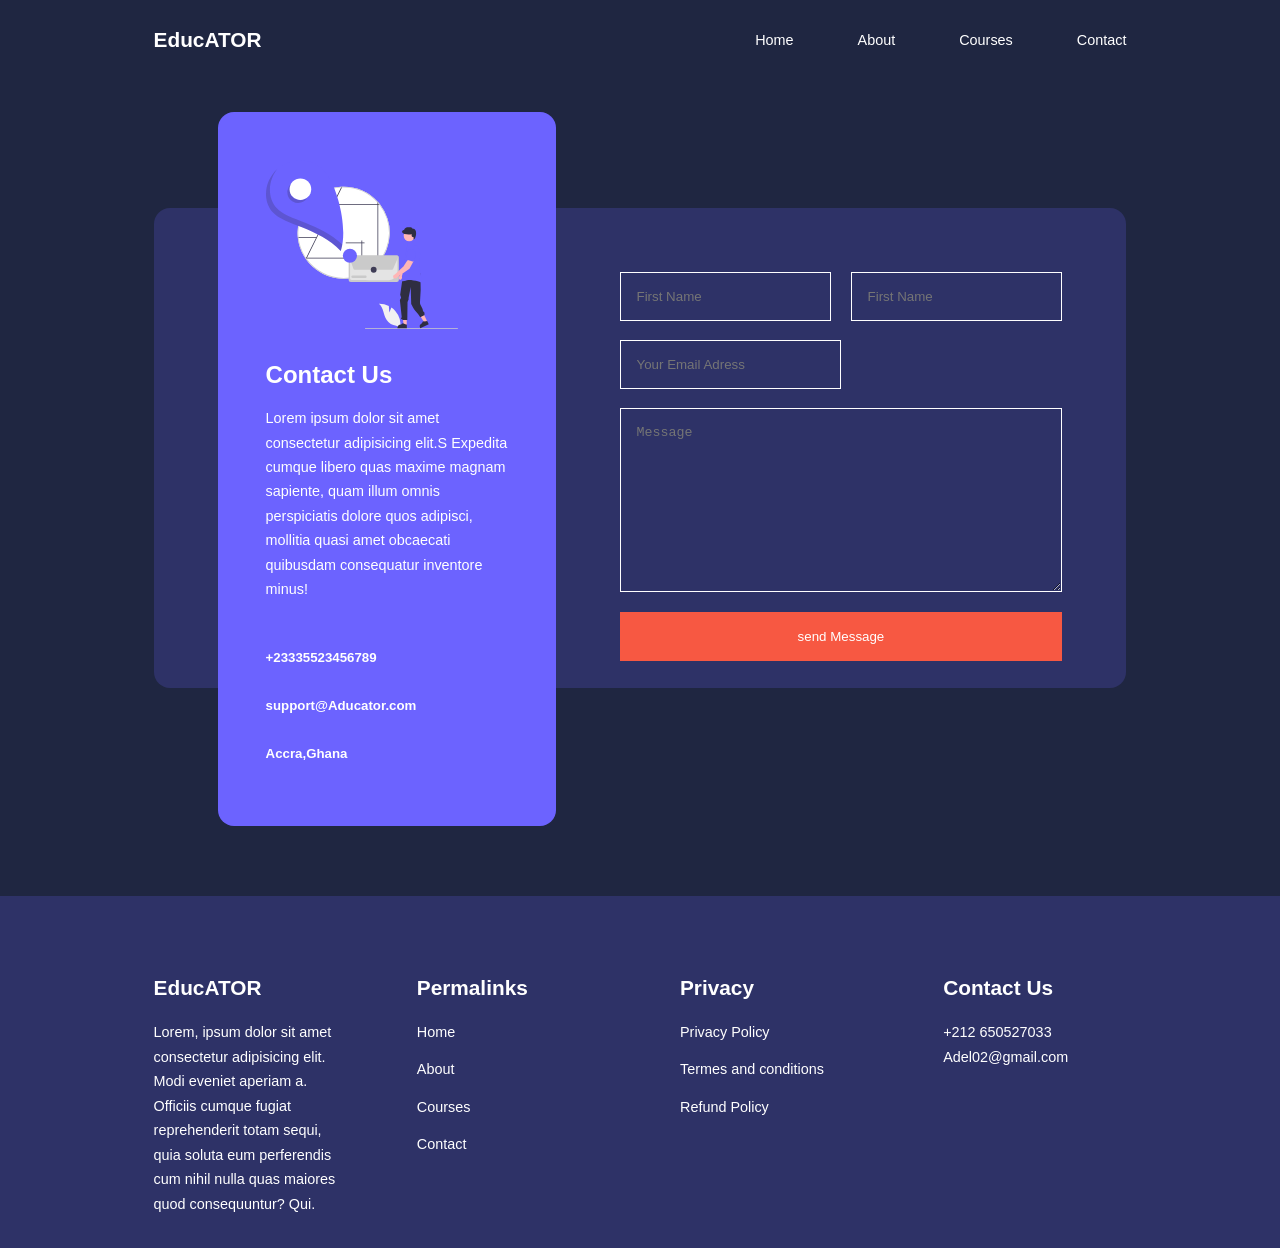
<file: Education Multipages website/contact.html>
<!DOCTYPE html>
<html lang="en">
<head>
    <meta charset="UTF-8">
    <meta name="viewport" content="width=device-width, initial-scale=1.0">
    <title>contact</title>
    <link rel="stylesheet" href="css/Style.css">
    <link rel="stylesheet" href="css/Contact.css">
</head>
<body>
    <nav>
        <div class="container nav__container">
            <a href="index.html"><h4>EducATOR</h4></a>
            <ul class="nav__menu">
                <li><a href="index.html">Home</a></li>
                <li><a href="about.html">About</a></li>
                <li><a href="courses.html">Courses</a></li>
                <li><a href="contact.html">Contact</a></li>
            </ul>
            <button id="open-menu-btn" onclick="bar()"><i class="fa-solid fa-bars"></i></button>
            <button id="close-menu-btn"><i class="fa-solid fa-x"></i></button>
        </div>
       </nav>
    
<section class="contact">
<div class="container contact__container">
<aside class="contact__aside">
    <div class="aside__image">
        <img src="images/contact.svg" alt="">
    </div>
    <h2>Contact Us</h2>
    <p>Lorem ipsum dolor sit amet consectetur adipisicing elit.S
         Expedita cumque libero quas maxime magnam sapiente, quam illum omnis perspiciatis dolore quos adipisci,
          mollitia quasi amet obcaecati quibusdam consequatur inventore minus!</p>
          <ul class="contact__details">
            <li>
                <i class="fa-solid fa-phone"></i>
                <h5>+23335523456789</h5>
            </li>
            <li>
                <i class="fa-solid fa-envelope"></i>
                <h5>support@Aducator.com</h5>
            </li>
            <li>
                <i class="fa-solid fa-location-crosshairs"></i>
                <h5>Accra,Ghana</h5>
            </li>
          </ul>
          <div class="contact__social">
            <li><a href="https://facebook.com"></a><i class="fa-brands fa-facebook"></i></li>
            <li><a href="https://instagram.com"></a><i class="fa-brands fa-instagram"></i></li>
            <li><a href="https://twitter.com"></a><i class="fa-brands fa-twitter"></i></li>
            <li><a href="https://linkedin.com"></a><i class="fa-brands fa-linkedin"></i></li>
          </div>
</aside>



<form class="contact__form" method="post" action="https://formspree.io/f/seqnevgj">
    <div class="form__name">
        <input type="text" name="First name" placeholder="First Name" required>
        <input type="text" name="First name" placeholder="First Name" required>
    </div>
    <input type="email" name="Email Address" placeholder="Your Email Adress" required>
    <textarea name="Message"cols="30" rows="10" placeholder="Message"></textarea>
    <button type="submit" class="btn btn-primary">send Message</button>
</form>

</div>


</section>




    <footer class="footer">
    <div class="container footer__container">
        <div class="footer__1">
            <a href="index.html" class="footer__logo"><h4>EducATOR</h4></a>
            <p>Lorem, ipsum dolor sit amet consectetur adipisicing elit. Modi eveniet aperiam a. Officiis cumque fugiat reprehenderit totam sequi, quia soluta eum perferendis cum nihil nulla quas maiores quod consequuntur? Qui.</p>
        </div>
        <div class="footer__2">
            <h4>Permalinks</h4>
            <ul class="Permalinks">
                <li><a href="index.html">Home</a></li>
                <li><a href="about.html">About</a></li>
                <li><a href="Courses.html">Courses</a></li>
                <li><a href="contact.html">Contact</a></li>
            </ul>
        </div>
        <div class="footer__3">
            <h4>Privacy</h4>
            <ul class="privacy">
                <li><a href="#">Privacy Policy</a></li>
                <li><a href="#">Termes and conditions</a></li>
                <li><a href="#">Refund Policy</a></li>
            </ul>
        </div>
        <div class="footer__4">
            <h4>Contact Us</h4>
            <div>
                <p>+212 650527033</p>
                <p>Adel02@gmail.com</p>
            </div>
        </div>
    </div>
</footer>
<script src="main.js"></script>
</body>
</html>
</file>
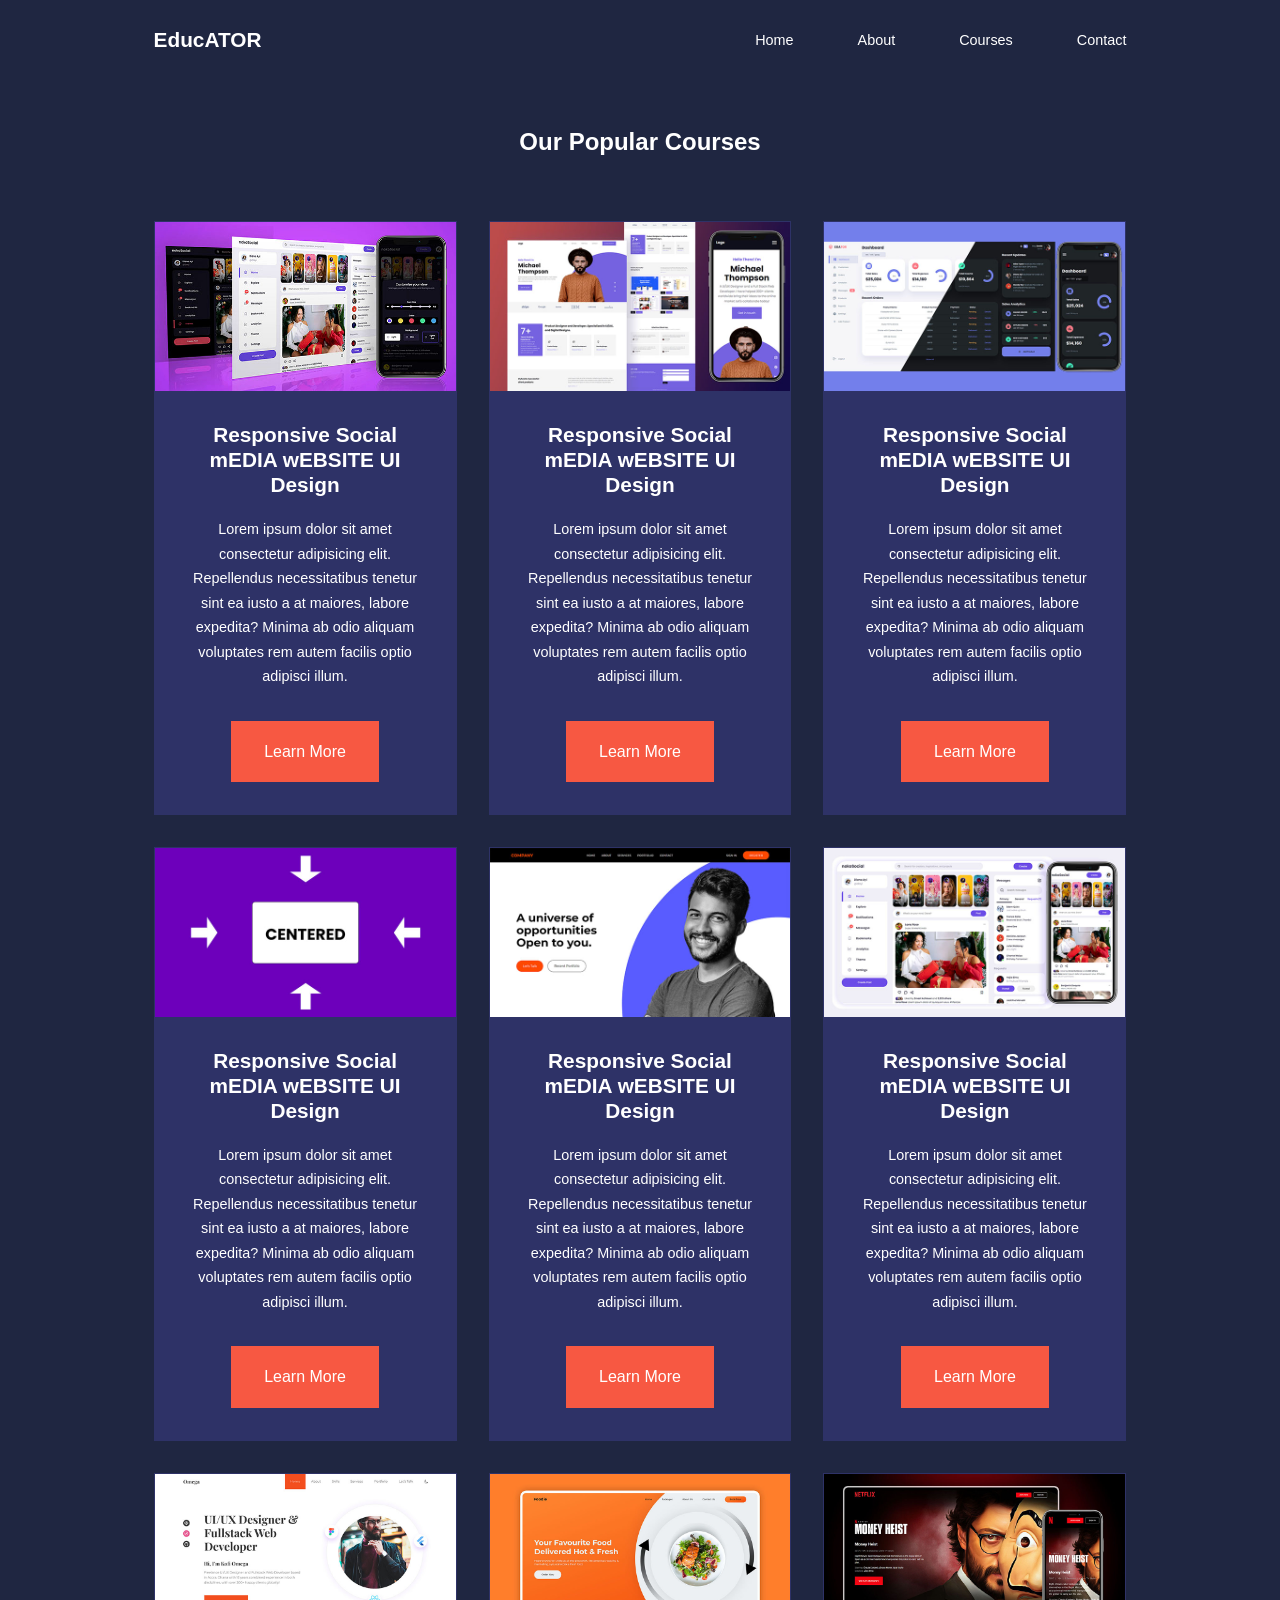
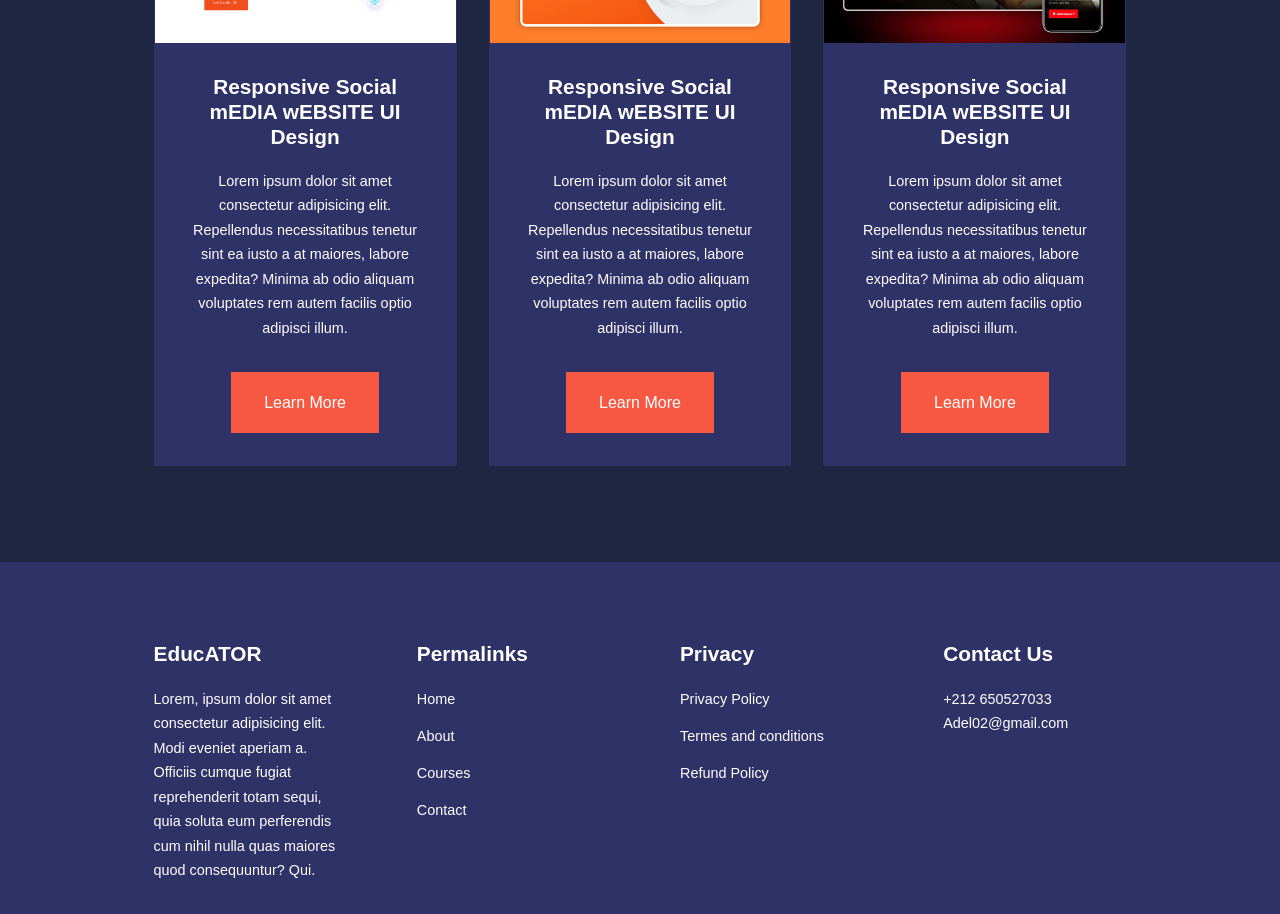
<file: Education Multipages website/courses.html>
<!DOCTYPE html>
<html lang="en">
<head>
    <meta charset="UTF-8">
    <meta name="viewport" content="width=device-width, initial-scale=1.0">
    <title>Courses</title>
    <link rel="stylesheet" href="css/Style.css">
    <script src="main.js"></script>
</head>
<body>
    <nav>
    <div class="container nav__container">
        <a href="index.html"><h4>EducATOR</h4></a>
        <ul class="nav__menu">
            <li><a href="index.html">Home</a></li>
            <li><a href="about.html">About</a></li>
            <li><a href="courses.html">Courses</a></li>
            <li><a href="contact.html">Contact</a></li>
        </ul>
        <button id="open-menu-btn" onclick="bar()"><i class="fa-solid fa-bars"></i></button>
        <button id="close-menu-btn"><i class="fa-solid fa-x"></i></button>
    </div>
   </nav>
    <section class="courses">
        <h2>Our Popular Courses</h2>
        <div class="container courses__container">
        <article class="course">
        <div class="course__image">
            <img src="images/course1.jpg" alt="">
        </div>
     <div class="course__info">
        <h4>Responsive Social mEDIA wEBSITE UI Design</h4>
        <p>
            Lorem ipsum dolor sit amet consectetur adipisicing elit. Repellendus necessitatibus tenetur sint ea iusto a at maiores, labore expedita? Minima ab odio aliquam voluptates rem autem facilis optio adipisci illum.
        </p>
        <a href="course.html" class="btn btn-primary">Learn More</a>
     </div>
        </article>
    
        <article class="course">
            <div class="course__image">
                <img src="images/course2.jpg" alt="">
            </div>
            <div class="course__info">
           <div class="courses__info">
            <h4>Responsive Social mEDIA wEBSITE UI Design</h4>
            <p>
                Lorem ipsum dolor sit amet consectetur adipisicing elit. Repellendus necessitatibus tenetur sint ea iusto a at maiores, labore expedita? Minima ab odio aliquam voluptates rem autem facilis optio adipisci illum.
            </p>
            <a href="course.html" class="btn btn-primary">Learn More</a>
           </div>
            </div>
            </article>
    
            <article class="course">
                <div class="course__image">
                    <img src="images/course3.jpg" alt="">
                </div>
    <div class="course__info">
        <h4>Responsive Social mEDIA wEBSITE UI Design</h4>
        <p>
            Lorem ipsum dolor sit amet consectetur adipisicing elit. Repellendus necessitatibus tenetur sint ea iusto a at maiores, labore expedita? Minima ab odio aliquam voluptates rem autem facilis optio adipisci illum.
        </p>
        <a href="course.html" class="btn btn-primary">Learn More</a>
    </div>
                </article>
                <article class="course">
                    <div class="course__image">
                        <img src="images/course4.jpg" alt="">
                    </div>
        <div class="course__info">
            <h4>Responsive Social mEDIA wEBSITE UI Design</h4>
            <p>
                Lorem ipsum dolor sit amet consectetur adipisicing elit. Repellendus necessitatibus tenetur sint ea iusto a at maiores, labore expedita? Minima ab odio aliquam voluptates rem autem facilis optio adipisci illum.
            </p>
            <a href="course.html" class="btn btn-primary">Learn More</a>
        </div>
                    </article>
                    <article class="course">
                        <div class="course__image">
                            <img src="images/course5.jpg" alt="">
                        </div>
            <div class="course__info">
                <h4>Responsive Social mEDIA wEBSITE UI Design</h4>
                <p>
                    Lorem ipsum dolor sit amet consectetur adipisicing elit. Repellendus necessitatibus tenetur sint ea iusto a at maiores, labore expedita? Minima ab odio aliquam voluptates rem autem facilis optio adipisci illum.
                </p>
                <a href="course.html" class="btn btn-primary">Learn More</a>
            </div>
                        </article>
                        <article class="course">
                            <div class="course__image">
                                <img src="images/course6.jpg" alt="">
                            </div>
                <div class="course__info">
                    <h4>Responsive Social mEDIA wEBSITE UI Design</h4>
                    <p>
                        Lorem ipsum dolor sit amet consectetur adipisicing elit. Repellendus necessitatibus tenetur sint ea iusto a at maiores, labore expedita? Minima ab odio aliquam voluptates rem autem facilis optio adipisci illum.
                    </p>
                    <a href="course.html" class="btn btn-primary">Learn More</a>
                </div>
                            </article>
                            <article class="course">
                                <div class="course__image">
                                    <img src="images/course7.jpg" alt="">
                                </div>
                    <div class="course__info">
                        <h4>Responsive Social mEDIA wEBSITE UI Design</h4>
                        <p>
                            Lorem ipsum dolor sit amet consectetur adipisicing elit. Repellendus necessitatibus tenetur sint ea iusto a at maiores, labore expedita? Minima ab odio aliquam voluptates rem autem facilis optio adipisci illum.
                        </p>
                        <a href="course.html" class="btn btn-primary">Learn More</a>
                    </div>
                                </article>
                                <article class="course">
                                    <div class="course__image">
                                        <img src="images/course8.jpg" alt="">
                                    </div>
                        <div class="course__info">
                            <h4>Responsive Social mEDIA wEBSITE UI Design</h4>
                            <p>
                                Lorem ipsum dolor sit amet consectetur adipisicing elit. Repellendus necessitatibus tenetur sint ea iusto a at maiores, labore expedita? Minima ab odio aliquam voluptates rem autem facilis optio adipisci illum.
                            </p>
                            <a href="course.html" class="btn btn-primary">Learn More</a>
                        </div>
                                    </article>
                                    <article class="course">
                                        <div class="course__image">
                                            <img src="images/course9.jpg" alt="">
                                        </div>
                            <div class="course__info">
                                <h4>Responsive Social mEDIA wEBSITE UI Design</h4>
                                <p>
                                    Lorem ipsum dolor sit amet consectetur adipisicing elit. Repellendus necessitatibus tenetur sint ea iusto a at maiores, labore expedita? Minima ab odio aliquam voluptates rem autem facilis optio adipisci illum.
                                </p>
                                <a href="course.html" class="btn btn-primary">Learn More</a>
                            </div>
                                        </article>
    
        </div>
       </section>
       <footer class="footer">
        <div class="container footer__container">
            <div class="footer__1">
                <a href="index.html" class="footer__logo"><h4>EducATOR</h4></a>
                <p>Lorem, ipsum dolor sit amet consectetur adipisicing elit. Modi eveniet aperiam a. Officiis cumque fugiat reprehenderit totam sequi, quia soluta eum perferendis cum nihil nulla quas maiores quod consequuntur? Qui.</p>
            </div>
            <div class="footer__2">
                <h4>Permalinks</h4>
                <ul class="Permalinks">
                    <li><a href="index.html">Home</a></li>
                    <li><a href="about.html">About</a></li>
                    <li><a href="Courses.html">Courses</a></li>
                    <li><a href="contact.html">Contact</a></li>
                </ul>
            </div>
            <div class="footer__3">
                <h4>Privacy</h4>
                <ul class="privacy">
                    <li><a href="#">Privacy Policy</a></li>
                    <li><a href="#">Termes and conditions</a></li>
                    <li><a href="#">Refund Policy</a></li>
                </ul>
            </div>
            <div class="footer__4">
                <h4>Contact Us</h4>
                <div>
                    <p>+212 650527033</p>
                    <p>Adel02@gmail.com</p>
                </div>
            </div>
        </div>
    </footer>
    
</body>
</html>
</file>
<file: Cat painting/styles.css>
* {
    box-sizing: border-box;
  }
  
  body {
    background-color: #c9d2fc;
  }
  
  .cat-head {
    position: absolute;
    right: 0;
    left: 0;
    top: 0;
    bottom: 0;
    margin: auto;
    background: linear-gradient(#5e5e5e 85%, #45454f 100%);
    width: 205px;
    height: 180px;
    border: 1px solid #000;
    border-radius: 46%;
  }
  
  .cat-left-ear {
    position: absolute;
    top: -26px;
    left: -31px;
    z-index: 1;
    border-top-left-radius: 90px;
    border-top-right-radius: 10px;
    transform: rotate(-45deg);
    border-left: 35px solid transparent;
    border-right: 35px solid transparent;
    border-bottom: 70px solid #5e5e5e;
  }
  
  .cat-right-ear {
    position: absolute;
    top: -26px;
    left: 163px;
    z-index: 1;
    transform: rotate(45deg);
    border-top-left-radius: 90px;
    border-top-right-radius: 10px;
    border-left: 35px solid transparent;
    border-right: 35px solid transparent;
    border-bottom: 70px solid #5e5e5e;
  }
  
  .cat-left-inner-ear {
    position: absolute;
    top: 22px;
    left: -20px;
    border-top-left-radius: 90px;
    border-top-right-radius: 10px;
    border-bottom-right-radius: 40%;
    border-bottom-left-radius: 40%;
    border-left: 20px solid transparent;
    border-right: 20px solid transparent;
    border-bottom: 40px solid #3b3b4f;
  }
  
  .cat-right-inner-ear {
    position: absolute;
    top: 22px;
    left: -20px;
    border-top-left-radius: 90px;
    border-top-right-radius: 10px;
    border-bottom-right-radius: 40%;
    border-bottom-left-radius: 40%;
    border-left: 20px solid transparent;
    border-right: 20px solid transparent;
    border-bottom: 40px solid #3b3b4f;
  }
  
  .cat-left-eye {
    position: absolute;
    top: 54px;
    left: 39px;
    border-radius: 60%;
    transform: rotate(25deg);
    width: 30px;
    height: 40px;
    background-color: #000;
  }
  
  .cat-right-eye {
    position: absolute;
    top: 54px;
    left: 134px;
    border-radius: 60%;
    transform: rotate(-25deg);
    width: 30px;
    height: 40px;
    background-color: #000;
  }
  
  .cat-left-inner-eye {
    position: absolute;
    top: 8px;
    left: 2px;
    width: 10px;
    height: 20px;
    transform: rotate(10deg);
    background-color: #fff;
    border-radius: 60%;
  }
  
  .cat-right-inner-eye {
    position: absolute;
    top: 8px;
    left: 18px;
    transform: rotate(-5deg);
    width: 10px;
    height: 20px;
    background-color: #fff;
    border-radius: 60%;
  }
  
  .cat-nose {
    position: absolute;
    top: 108px;
    left: 85px;
    border-top-left-radius: 50%;
    border-bottom-right-radius: 50%;
    border-bottom-left-radius: 50%;
    transform: rotate(180deg);
    border-left: 15px solid transparent;
    border-right: 15px solid transparent;
    border-bottom: 20px solid #442c2c;
  }
  
  .cat-mouth div {
    width: 30px;
    height: 50px;
    border: 2px solid #000;
    border-radius: 190%/190px 150px 0 0;
    border-color: black transparent transparent transparent;
  }
  
  .cat-mouth-line-left {
    position: absolute;
    top: 88px;
    left: 74px;
    transform: rotate(170deg);
  }
  
  .cat-mouth-line-right {
    position: absolute;
    top: 88px;
    left: 91px;
    transform: rotate(165deg);
  }
  
  .cat-whiskers-left div {
    width: 40px;
    height: 1px;
    background-color: #000;
  }
  
  .cat-whiskers-right div {
    width: 40px;
    height: 1px;
    background-color: #000;
  }
  
  .cat-whisker-left-top {
    position: absolute;
    top: 120px;
    left: 52px;
    transform: rotate(10deg);
  }
  
  .cat-whisker-left-middle {
    position: absolute;
    top: 127px;
    left: 52px;
    transform: rotate(3deg);
  }
  
  .cat-whisker-left-bottom {
    position: absolute;
    top: 134px;
    left: 52px;
    transform: rotate(-3deg);
  }
  
  .cat-whisker-right-top {
    position: absolute;
    top: 120px;
    left: 109px;
    transform: rotate(-10deg);
  }
  
  .cat-whisker-right-middle {
    position: absolute;
    top: 127px;
    left: 109px;
    transform: rotate(-3deg);
  }
  
  .cat-whisker-right-bottom {
    position: absolute;
    top: 134px;
    left: 109px;
     transform: rotate(3deg);
  }
</file>
<file: Education Multipages website/css/Style.css>
*{
    margin: 0;
    padding: 0;
    border: 0;
    outline: 0;
    text-decoration: none;
    list-style: none;
    box-sizing: border-box;
}
:root{
    --color-primary : #6c63ff ;
    --color-success : #00bf8e;
    --color-warning : #f7c94b ;
    --color-danger : #f75842 ;
    --color-danger-variant : rgba(247 ,88 ,66 ,0.4);
    --color-white : #fff ;
    --color-light : rgba(255 ,255 ,255 ,0.7);
    --color-black :#000 ;
    --color-bg : #1f2641 ;
    --color-bg1 : #2e3267 ;
    --color-bg2 : #424890;


    --counatiner-width-lg : 76% ;
    --counatiner-width-md : 90% ;
    --counatiner-width-sm : 94% ;
    --transition: all 400ms ease ;

}
body{
    font-family: "Montserrat", sans-serif ;
    line-height: 1.7;
    color: var(--color-white);
    background: var(--color-bg);
}
.window-scroll{
    background: var(--color-primary);
    box-shadow: 0 1rem 2rem rgba(0, 0, 0, 0.2);
}
.container{
    width: var(--counatiner-width-lg);
    margin: 0 auto;
}
section {
    padding: 6rem 0;
}
section h2{
    text-align: center;
    margin-bottom: 4rem;
}
h1 ,h2 ,h3 ,h4 ,h5{
    line-height: 1.2;
}
h1{
    font-size: 2.4rem;
}
h2{
    font-size: 2 rem;
}
h3{
    font-size: 1.6rem;
}
h4{
    font-size: 1.3rem;
}
a{
    color: var(--color-white);
}
img{
    width: 100%;
    display: block;
    object-fit: cover;
}
.btn{
    display: inline-block;
    background: var(--color-white);
    color: var(--color-black);
    padding: 1rem 2rem;
    border: 1px solid transparent;
    font-weight: 500;
    transition: var(--transition);
}
.btn:hover{
    background: transparent;
    color: var(--color-white);
    border-color: var(--color-white);
}
.btn-primary{
    background: var(--color-danger);
    color: var(--color-white);
}

nav{
    background: transparent;
    width: 100vw;
    height: 5rem;
    position: fixed;
    top: 0;
    z-index: 11;
}
.nav__container{
    height: 100%;
    display: flex;
    justify-content: space-between;
    align-items: center;
}
nav button{
    display: none;
}
.nav__menu{
    display: flex;
    align-items: center;
    gap: 4rem;
}
.nav__menu a{
    font-size: 0.9rem;
    transition: var(--transition);
    
}
.nav__menu a:hover{
    color: var(--color-bg2);
}

header{
    position: relative;
    top: 5rem;
    overflow: hidden;
    height: 70vh;
    margin-bottom: 5rem;
}
.header__container{
    display: grid;
    grid-template-columns: 1fr 1fr;
    align-items: center;
    gap: 5rem;
    height: 100%;
}
.header__left p{
    margin: 1rem 0 2.4rem;
}
.categories {
    background: var(--color-bg1);
}
.categories h1{
    line-height: 1;
    margin-bottom: 3rem;
}
.categories__container{
    display: grid;
    grid-template-columns: 40% 60%;
    gap: 4rem;
}
.categories__left p{
    margin: 1rem 0 3rem;
}
.categories__right{
    display: grid;
    grid-template-columns: repeat(3 , 1fr) ;
    gap: 1.2rem;
}
.category{
    background: var(--color-bg2);
    padding: 2rem;
    border-radius: 2rem;
    transition: var(--transition);
}
.category:hover{
    box-shadow: 0 3rem 3rem rgba(0, 0, 0, 0.3);
    z-index: 1;
}
.category:nth-child(2) .category__icon{
    background: var(--color-danger);
}
.category:nth-child(3) .category__icon{
    background: var(--color-success);
}
.category:nth-child(4) .category__icon{
    background: var(--color-warning);
}
.category:nth-child(5) .category__icon{
    background: var(--color-success);
}
.category__icon{
    background: var(--color-primary);
    padding: 0.7rem;
    border-radius: 0.9rem;
}
.category h5{
    margin: 2rem 0 1rem;
}
.category p{
    font-size: 0.85 rem;
}
.courses {
    margin-top: 2rem;
}
.courses__container{
    display: grid;
    grid-template-columns: repeat(3  , 1fr);
    gap: 2rem;
}
.course{
    background: var(--color-bg1);
    text-align: center;
    border: 1px solid transparent;
}
.course__info{
    padding: 2rem;
}
.course__info p{
    margin: 1.2rem 0 2rem;
    font-size: 0.9rem;
}


.faqs{
    background: var(--color-bg1);
    box-shadow: inset 0 0 3rem rgba(0, 0, 0, 0.5);
}
.faqs__container{
    display:grid ;
    grid-template-columns: 1fr 1fr;
    gap: 1rem;
}
.faq{
    padding: 2rem;
    display: flex;
    align-items: center;
    gap: 1.4 rem;
    height: fit-content;
    background: var(--color-primary);
    cursor: pointer;
}
.faq h4{
    font-size: 1rem;
    line-height: 2.2;
}
.faq__icon{
    align-self: flex-start;
    font-size: 1.2rem;
}
.faq p{
    margin-top: 0.8 rem;
    display: none;
}
.faq.open p{
    display: block;
}

.testtimonials__conatiner{
    overflow-x: hidden;
    position: relative;
    margin-bottom: 5rem;
}
.testimonial{
    padding-top: 2rem;
}
.avatar{
    
    width: 6rem;
    height: 6rem;
    border-radius: 50%;
    overflow: hidden;
    margin: 1rem auto 1rem;
    border: 1rem solid var(--color-bg1);
}

.testimonial__info{
    text-align: center;
}
.testimonial__body{
    background: var(--color-primary);
    padding: 2rem;
    margin-top: 3rem;
}
.testimonial__body::before{
    content:"";
    display: block;
    background: linear-gradient(135 deg ,transparent , var(--color-primary),var(--color-primary));
    width: 3rem;
    height: 3rem;
    position: absolute;
    left: 50%;
    top: -1.5rem;
    transform: rotate(45deg);
}
footer{
    background: var(--color-bg1);
    padding-top: 5rem;
    font-size: 0.9rem;
}
.footer__container{
   display: grid;
   grid-template-columns: repeat(4 , 1fr);
   gap: 5rem;
}
.footer__container > div h4{
    margin-bottom: 1.2rem;
}
.footer__1 p{
    margin: 0 0 2rem;
}
footer ul li{
    margin-bottom: 0.8rem;
}
footer ul li a:hover{
    text-decoration: underline;
}
.footer__socials{
    display: flex;
    gap: 1rem;
    font-size: 1.2rem;
    margin-top: 2rem;
}
.footer__copyright{
    text-align: center;
    margin-top: 4rem;
    padding: 1.2rem 0;
    border-top: 1px solid var(--color-bg);
}



@media screen and (max-width : 1024px){
    .container{
        width: var(--counatiner-width-md);

    }
    h1{
        font-size: 2.2rem;
    }
    h2{
        font-size: 1.4rem;
    }
    h3{
        font-size: 1.4rem;
    }
    h4{
        font-size: 1.2rem;
    }
    nav button{
        display: inline-block;
        background: transparent;
        font-size: 1.8rem;
        color: var(--color-white);
        cursor: pointer;
    }
    nav button#close-menu-btn{
        display: none;
    }
    .nav__menu{
        position: fixed;
        top: 5rem;
        right: 5%;
        height: fit-content;
        width: 18rem;
        flex-direction: column;
        gap: 0;
        display: none;
    }
    .nav__menu li{
        width: 100%;
        height: 5.8rem;
    }
    .nav__menu li a{
        background: var(--color-primary);
        box-shadow: -4rem 6rem 10rem rgba(0, 0, 0, 0.6);
        width: 100%;
        height: 100%;
        display: grid;
        place-items: center;
    }
    .nav__menu li a:hover{
        background: var(--color-bg2);
        color: #fff;
    }
}

@media screen and (max-width : 600px){
    .container{
        width: var(--counatiner-width-sm);
    }
    .nav__menu{
        right: 3%;
    }
    header{
        height: 100vh;
    }
    .header__container{
        grid-template-columns: 1fr;
        text-align: center;
        margin-top: 0;
    }
    .header__left p{
        margin-bottom: 1.3rem;
    }
    .categories__right{
        grid-template-columns: 1fr 1fr;
        gap: 0.7 rem;
    }
    .category{
        padding: 1rem;
        border-radius: 1rem;
    }
    .category__icon{
        margin-top: 4px;
        display: inline-block;
    }


    .courses__container{
        grid-template-columns: 1fr;
    }
    .testimonial__body{
        padding: 1.2rem;
    }

    .footer__container{
        grid-template-columns: 1fr;
        text-align: center;
        gap: 2rem;
    }
    .footer__1 p{
        margin: 1rem auto;
    }
    .footer__socials{
        justify-content: center;
    }
}
</file>
<file: Ferris wheel using css Animation/styles.css>
.wheel {
    border: 2px solid black;
    border-radius: 50%;
    margin-left: 50px;
    position: absolute;
    height: 55vw;
    width: 55vw;
    max-width: 500px;
    max-height: 500px;
    animation-name: wheel;
    animation-duration: 10s;
    animation-iteration-count: infinite;
    animation-timing-function: linear;
  }
  
  .line {
    background-color: black;
    width: 50%;
    height: 2px;
    position: absolute;
    top: 50%;
    left: 50%;
    transform-origin: 0% 0%;
  }
  
  .line:nth-of-type(2) {
    transform: rotate(60deg);
  }
  .line:nth-of-type(3) {
    transform: rotate(120deg);
  }
  .line:nth-of-type(4) {
    transform: rotate(180deg);
  }
  .line:nth-of-type(5) {
    transform: rotate(240deg);
  }
  .line:nth-of-type(6) {
    transform: rotate(300deg);
  }
  
  .cabin {
    background-color: red;
    width: 20%;
    height: 20%;
    position: absolute;
    border: 2px solid;
    transform-origin: 50% 0%;
    animation: cabins 10s ease-in-out infinite;
  }
  
  .cabin:nth-of-type(1) {
    right: -8.5%;
    top: 50%;
  }
  .cabin:nth-of-type(2) {
    right: 17%;
    top: 93.5%;
  }
  .cabin:nth-of-type(3) {
    right: 67%;
    top: 93.5%;
  }
  .cabin:nth-of-type(4) {
    left: -8.5%;
    top: 50%;
  }
  .cabin:nth-of-type(5) {
    left: 17%;
    top: 7%;
  }
  .cabin:nth-of-type(6) {
    right: 17%;
    top: 7%;
  }
  
  @keyframes wheel {
     0% {
       transform: rotate(0deg);
     }
     100% {
       transform: rotate(360deg);
     }
  }
  
  @keyframes cabins {
    0% {
      transform: rotate(0deg);
    }
    25% {
      background-color: yellow;
    }
    50% {
      background-color: purple;
    }
    100% {
      transform: rotate(-360deg);
    }
  }
</file>
<file: penguin Animation/styles.css>
:root {
    --penguin-face: white;
    --penguin-picorna: orange;
    --penguin-skin: gray;
  }
  
  body {
    background: linear-gradient(45deg, rgb(118, 201, 255), rgb(247, 255, 222));
    margin: 0;
    padding: 0;
    width: 100%;
    height: 100vh;
    overflow: hidden;
  }
  
  .left-mountain {
    width: 300px;
    height: 300px;
    background: linear-gradient(rgb(203, 241, 228), rgb(80, 183, 255));
    position: absolute;
    transform: skew(0deg, 44deg);
    z-index: 2;
    margin-top: 100px;
  }
  
  .back-mountain {
    width: 300px;
    height: 300px;
    background: linear-gradient(rgb(203, 241, 228), rgb(47, 170, 255));
    position: absolute;
    z-index: 1;
    transform: rotate(45deg);
    left: 110px;
    top: 225px;
  }
  
  .sun {
    width: 200px;
    height: 200px;
    background-color: yellow;
    position: absolute;
    border-radius: 50%;
    top: -75px;
    right: -75px;
  }
  
  .penguin {
    width: 300px;
    height: 300px;
    margin: auto;
    margin-top: 75px;
    z-index: 4;
    position: relative;
    transition: transform 1s ease-in-out 0ms;
  }
  
  .penguin * {
    position: absolute;
  }
  
  .penguin:active {
    transform: scale(1.5);
    cursor: not-allowed;
  }
  
  .penguin-head {
    width: 50%;
    height: 45%;
    background: linear-gradient(
      45deg,
      var(--penguin-skin),
      rgb(239, 240, 228)
    );
    border-radius: 70% 70% 65% 65%;
    top: 10%;
    left: 25%;
    z-index: 1;
  }
  
  .face {
    width: 60%;
    height: 70%;
    background-color: var(--penguin-face);
    border-radius: 70% 70% 60% 60%;
    top: 15%;
  }
  
  .face.left {
    left: 5%;
  }
  
  .face.right {
    right: 5%;
  }
  
  .chin {
    width: 90%;
    height: 70%;
    background-color: var(--penguin-face);
    top: 25%;
    left: 5%;
    border-radius: 70% 70% 100% 100%;
  }
  
  .eye {
    width: 15%;
    height: 17%;
    background-color: black;
    top: 45%;
    border-radius: 50%;
  }
  
  .eye.left {
    left: 25%;
  }
  
  .eye.right {
    right: 25%;
  }
  
  .eye-lid {
    width: 150%;
    height: 100%;
    background-color: var(--penguin-face);
    top: 25%;
    left: -23%;
    border-radius: 50%;
  }
  
  .blush {
    width: 15%;
    height: 10%;
    background-color: pink;
    top: 65%;
    border-radius: 50%;
  }
  
  .blush.left {
    left: 15%;
  }
  
  .blush.right {
    right: 15%;
  }
  
  .beak {
    height: 10%;
    background-color: var(--penguin-picorna);
    border-radius: 50%;
  }
  
  .beak.top {
    width: 20%;
    top: 60%;
    left: 40%;
  }
  
  .beak.bottom {
    width: 16%;
    top: 65%;
    left: 42%;
  }
  
  .shirt {
    font: bold 25px Helvetica, sans-serif;
    top: 165px;
    left: 127.5px;
    z-index: 1;
    color: #6a6969;
  }
  
  .shirt div {
    font-weight:  initial;
    top: 22.5px;
    left: 12px;
  }
  
  .penguin-body {
    width: 53%;
    height: 45%;
    background: linear-gradient(
      45deg,
      rgb(134, 133, 133) 0%,
      rgb(234, 231, 231) 25%,
      white 67%
    );
    border-radius: 80% 80% 100% 100%;
    top: 40%;
    left: 23.5%;
  }
  
  .penguin-body::before {
    content: "";
    position: absolute;
    width: 50%;
    height: 45%;
    background-color: var(--penguin-skin);
    top: 10%;
    left: 25%;
    border-radius: 0% 0% 100% 100%;
    opacity: 70%;
  }
  
  .arm {
    width: 30%;
    height: 60%;
    background: linear-gradient(
      90deg,
      var(--penguin-skin),
      rgb(209, 210, 199)
    );
    border-radius: 30% 30% 30% 120%;
    z-index: -1;
  }
  
  .arm.left {
    top: 35%;
    left: 5%;
    transform-origin: top left; 
    transform: rotate(130deg) scaleX(-1);
    animation: 3s linear infinite wave;
  }
  
  .arm.right {
    top: 0%;
    right: -5%;
    transform: rotate(-45deg);
  }
  
  @keyframes wave {
    10% {
      transform: rotate(110deg) scaleX(-1);
    }
    20% {
      transform: rotate(130deg) scaleX(-1);
    }
    30% {
      transform: rotate(110deg) scaleX(-1);
    }
    40% {
      transform: rotate(130deg) scaleX(-1);
    }
  }
  
  .foot {
    width:  15%;
    height: 30%;
    background-color: var(--penguin-picorna);
    top: 85%;
    border-radius: 50%;
    z-index: -1;
  }
  
  .foot.left {
    left: 25%;
    transform: rotate(80deg);
  }
  
  .foot.right {
    right: 25%;
    transform: rotate(-80deg);
  }
  
  .ground {
    width: 100vw;
    height: 400px;
    background: linear-gradient(90deg, rgb(88, 175, 236), rgb(182, 255, 255));
    z-index: 3;
    position: absolute;
    margin-top: -58px;
  }
</file>
<file: Education Multipages website/css/About.css>
:root{
    --color-primary : #6c63ff ;
    --color-success : #00bf8e;
    --color-warning : #f7c94b ;
    --color-danger : #f75842 ;
    --color-danger-variant : rgba(247 ,88 ,66 ,0.4);
    --color-white : #fff ;
    --color-light : rgba(255 ,255 ,255 ,0.7);
    --color-black :#000 ;
    --color-bg : #1f2641 ;
    --color-bg1 : #2e3267 ;
    --color-bg2 : #424890;


    --counatiner-width-lg : 76% ;
    --counatiner-width-md : 90% ;
    --counatiner-width-sm : 94% ;
    --transition: all 400ms ease ;

}
.about__achievements{
    margin-top: 3rem;
}
.about__achievements-container{
    display: grid;
    grid-template-columns: 40% 60%;
    gap: 5rem;
}
.about__achievements-right > p{
    margin: 1.6rem 0 2.5rem;
}
.achievements__cards{
    display: grid;
    grid-template-columns: repeat(3 , 1fr);
    gap: 1.5rem ;
}
.achievement__card{
    background: var(--color-bg1);
    padding: 1.6rem;
    border-raduis:1rem ;
    text-align: center;
    cursor: pointer;
}
.achievement__card:hover{
    background: var(--color-primary)
    box-shadow: 0 1rem 1rem;
}

.achievement__icon{
    background-color: var(--color-danger);
    padding: 0.6rem;
    border-radius: 1rem;
    display: inline-block;
    margin-bottom: 2rem;
    font-size: 2rem;
}
.achievement__card:nth-child(2) .achievement__icon{
    background: var(--color-success);
}
.achievement__card:nth-child(3) .achievement__icon{
    background: var(--color-primary);
}
.team{
    background: var(--color-bg1);
    box-shadow: inset 0 0 3rem rgba(247 ,88 ,66 ,0.5);
}
.team__container{
    display: grid;
    grid-template-columns: repeat(4,1fr);
    gap: 2rem;
    transition: var(--transition);
}
.team__member{
    background: var(--color-bg2);
    padding: 2rem;
    border: 1px solid transparent;
   transition: var(--transition);
   height: 450px;
}
.team__member:hover{
background: transparent;
border-color: var(--color-primary);
}
.team__member-image img{
    filter: saturate();
}
.team__member:hover img{
    filter: saturate(1);
}
.team__member-info *{
    text-align: center;
    margin-top: 1.4rem;
}
.team__member-info p{
    color: var(--color-light);
}
.team__member-socials{
    position: relative;
    top:-55%;
    transform: translateY(-50%);
    right: -93.5%;
    display: none;
    flex-direction: column;
    width: 50px;
    background: var(--color-primary);
    border-radius: 1rem 0 0 1rem;
    box-shadow: -2rem 0 2rem rgba(0, 0, 0, 0.3);
}
.team__member:hover .team__member-socials{
   display: flex;
}
.team__member-socials a{
    padding: 1rem;
}


@media screen and (max-width:1024px){
    .about__achievements{
        margin-top: 2rem;
    }
    .about__achievements-container{
        grid-template-columns: 1fr;
        gap: 4rem;
    }
    .about__achievements-left{
        width: 80%;
        margin: 0 auto;
    }
    .team__container{
        grid-template-columns: repeat(3,1fr);
        gap: 1.5rem;
    }
    .team__member{
        padding: 1rem;
    }
}
@media screen and (max-width:600px ){
    .achievement__cards{
    grid-template-columns: 1fr 1fr;
    }
    .team__container{
        grid-template-columns: 1fr 1fr;
        gap: 0.7rem;
    }
    .team__member{
        padding: 0;
    }
    .team__member p{
        margin-bottom: 1.5rem;
    }
}
</file>
<file: Education Multipages website/css/Contact.css>
.contact__container{
    background: var(--color-bg1);
    padding: 4rem;
    display: grid;
    grid-template-columns: 40% 60%;
    gap: 4rem;
    height: 30rem;
    margin: 7rem auto 7rem;
    border-radius: 1rem;
}
.contact__aside{
    background: var(--color-primary);
    padding: 3rem;
    border-radius: 1rem;
    position: relative;
    bottom: 10rem;
}
.aside__image{
    width: 12rem;
    margin-bottom: 2rem;
}
.contact__aside h2{
    text-align : left;
    margin-bottom: 1rem;
}
.contact__aside p{
    font-size: 0.9rem;
    margin-bottom: 2rem;
}
.contact__details li{
    display: grid;
    gap: 1rem;
    align-items: center;
    margin-bottom: 1rem;
}
.contact__socials{
    display: flex;
    gap: 0.8rem;
    margin-top: 3rem;
}
.contact__socials a{
    background: var(--color-bg2);
    padding: 0.5rem;
    border-radius: 50%;
    font-size: 0.9rem;
}
.contact__form{
    display: flex;
    flex-direction: column;
    gap: 1.2rem;
    margin-right: 4rem;
}
.form__name{
    display: flex;
    gap: 1.2rem;
}
.contact__form input{
    width: 50%;
    border: 1px solid white;
}
input,textarea{
    width: 100%;
    padding: 1rem;
    background: var(--color-bg1);
    color: var(--color-white);
    border: 1px solid white;
}
.contacr__form .btn{
    width: max-content;
    margin-top: 1rem;
    cursor: pointer;
}

@media screen and (max-width: 1024px){
    .contact__container{
        gap: 1.5rem;
        margin-top: 3rem;
        height: auto;
        padding: 1.5rem;
    }
    .contact__aside{
        width: auto;
        padding: 1.5rem;
        bottom: 0;

    }
    .contact__form{
        align-self: center;
        margin-right: 1.5rem;
    }
}
@media screen and (max-width: 600px){
    .contact__container{
        grid-template-columns: 1fr;
        gap: 3rem;
        margin-top: 0;
        padding: 0;
    }
    .contact__form{
        margin: 0 1.5rem 3rem;
    }
    .form__name{
        flex-direction: column;
    }
}
</file>
